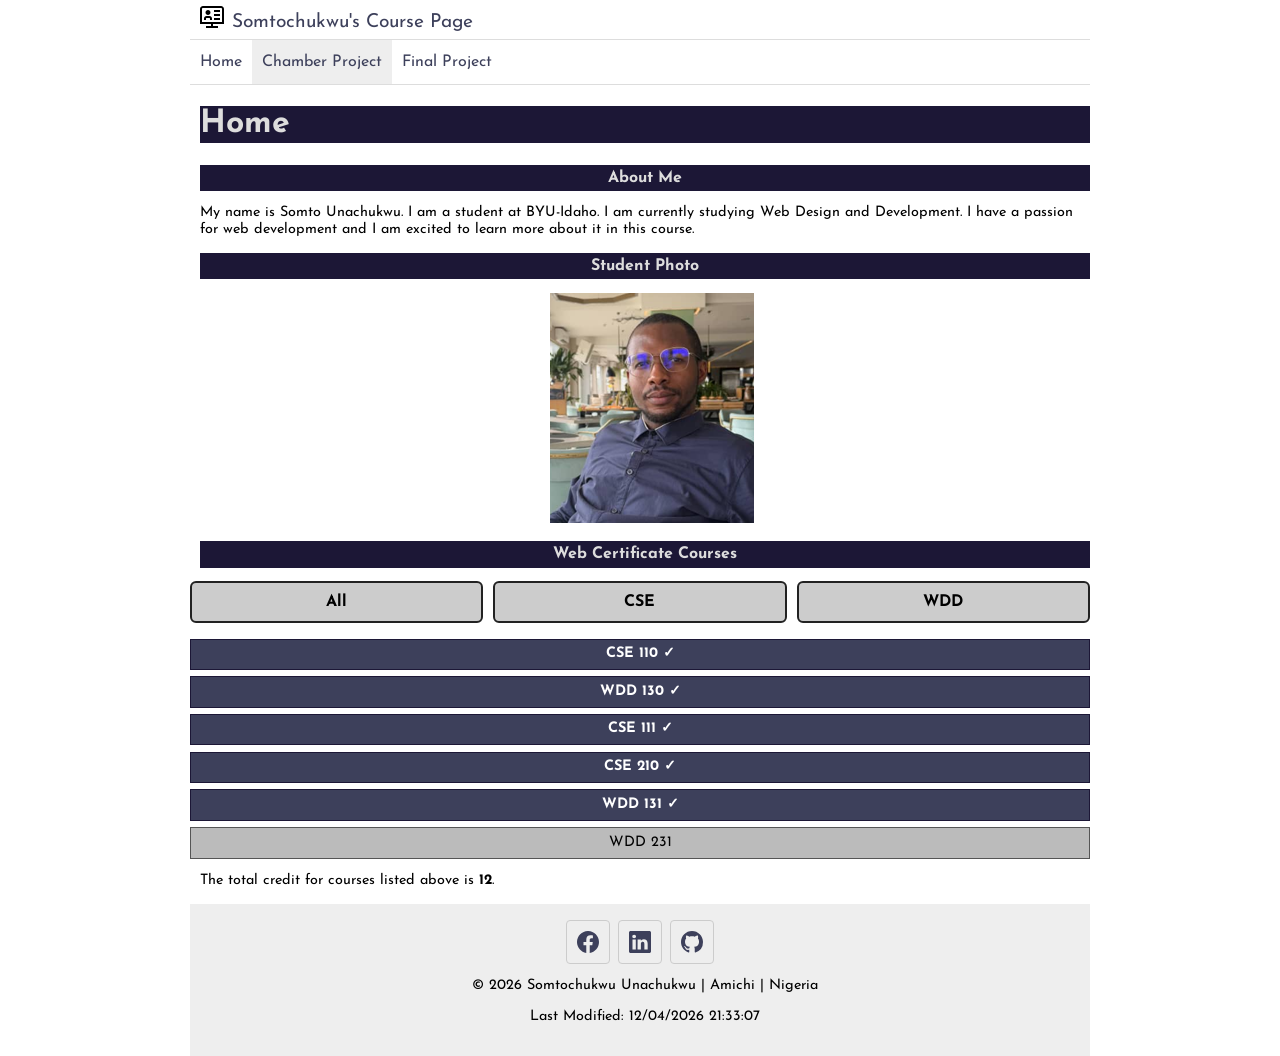
<file: index.html>
<!DOCTYPE html>
<html lang="en">
<head>
    <meta charset="UTF-8">
    <meta name="viewport" content="width=device-width, initial-scale=1.0">
    <meta name="author" content="Somtochukwu Unachukwu">
    <meta name="description" content="This is my personal home page for all the programming courses I have taken at BYU-Idaho. including the outstanding one which is WDD231.">
    <title>Somtochukwu's Course Page</title>

    <meta property="og:title" content="Somtochukwu's Course Page">
    <meta property="og:description" content="This is my personal home page for all the programming courses I have taken at BYU-Idaho. including the outstanding one which is WDD231.">
    <meta property="og:image" content="images/somtochukwu-unachukwu.png">
    <meta property="og:url" content="https://sommy200.github.io/wdd231/">

    <link rel="preconnect" href="https://fonts.googleapis.com">
    <link rel="preconnect" href="https://fonts.gstatic.com" crossorigin>
    <link href="https://fonts.googleapis.com/css2?family=Josefin+Sans:ital,wght@0,100..700;1,100..700&display=swap"
        rel="stylesheet">
    
    <link rel="stylesheet" href="styles/normalize.css"> 
    <link rel="stylesheet" href="styles/homepage.css">
    <link rel="stylesheet" href="styles/homepage_large.css">

    <script src="scripts/homepage.js" defer></script>
    <script src="scripts/navigation.js" defer></script>
    <script src="scripts/date.js" defer></script>
    <link rel="icon" href="favicon.ico">
</head>

<body>
    <header>
        <img src="images/online-course.svg" alt="CourseLogo" width="24" height="24">
        <span>Somtochukwu's Course Page</span>
        <button id="ham-btn" class="hamburger"></button>
    </header>
    <nav id="nav-bar" class="navigation">
        <ul>
            <li><a href="#">Home</a></li>
            <li class="current"><a href="#">Chamber Project</a></li>
            <li><a href="#">Final Project</a></li>
        </ul>

    </nav>
    <main>
        <h1>Home</h1>
        <section>
            <h2>About Me</h2>
            <p>My name is Somto Unachukwu. I am a student at BYU-Idaho. I am currently studying Web Design and Development. I have a
                passion for web development and I am excited to learn more about it in this course.</p>
        </section>

        <section> 
            <h2>Student Photo</h2>
            <img src="images/somtochukwu-unachukwu.png" alt="Somto Unachukwu" class="student-photo">
        </section>
        
        <section>
            <h2>Web Certificate Courses</h2>
            <div class="course-filters">
                <button type="button">All</button>
                <button type="button">CSE</button>
                <button type="button">WDD</button>
            </div>
            <ul class="course-list"></ul>
            <p class="total-credits" id="credits"> The total credit for courses listed above is <strong id="total-credits"></strong>.</p>
  
        </section>
        
        <dialog id="course-details"></dialog>
          
          
    </main>
    <footer> 
        <div class="social">
            <a href="https://www.facebook.com/somtochukwu.unachukwu"><img src="images/face_book.svg" alt="Facebook" width="16"
                    height="16"></a>
            <a href="https://www.linkedin.com/in/somtochukwu-christian-unachukwu-9a2537103"><img src="images/linkedin.svg"
                    alt="LinkedIn" width="16" height="16"></a>
            <a href="https://github.com/Sommy200"><img src="images/github.svg" alt="GitHub" width="16" height="16"></a>
        </div>
        <p>&copy; <span id="currentyear"></span> Somtochukwu Unachukwu | Amichi | Nigeria</p>
        <p id="lastModified"></p>
    </footer>
    
</body>
</html>
</file>
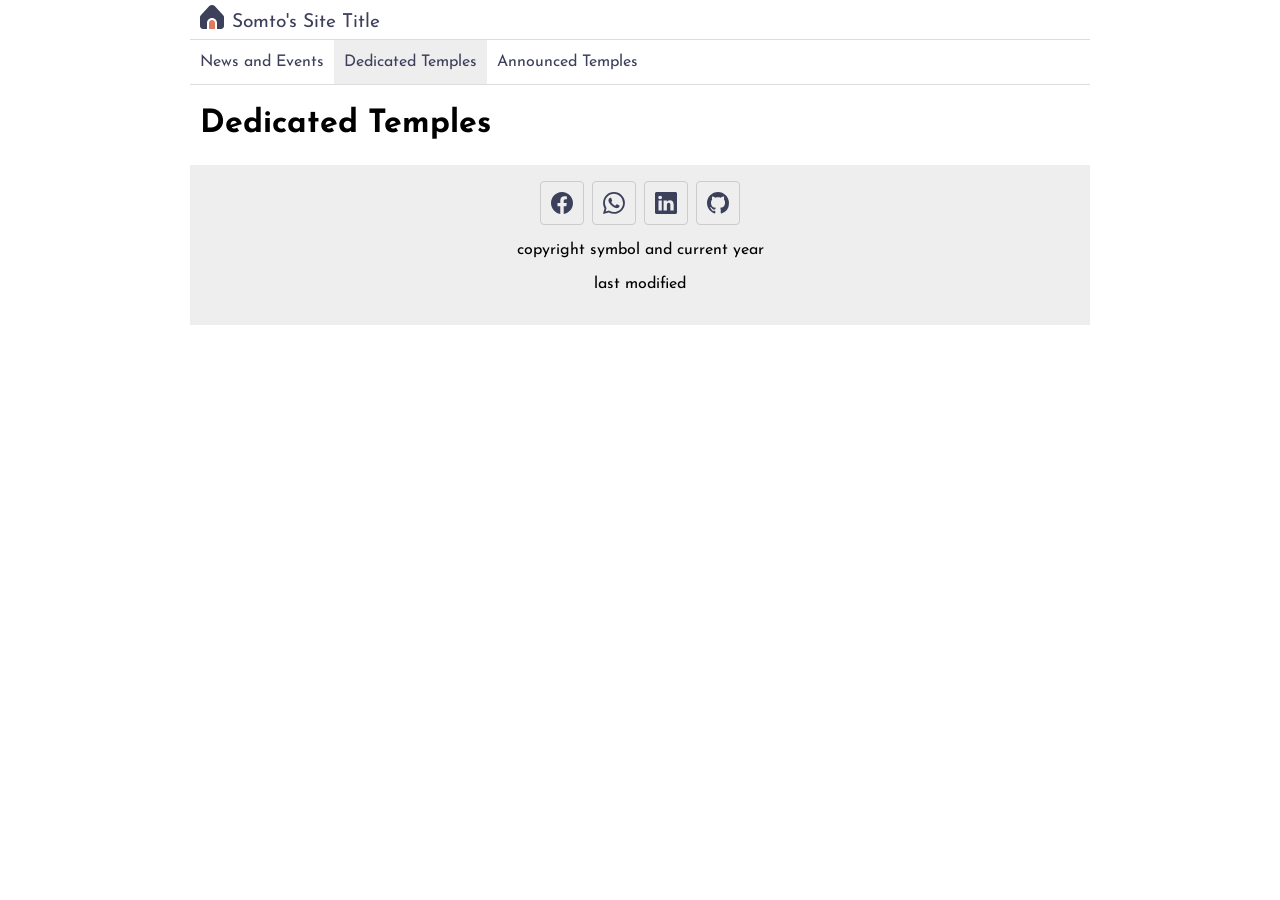
<file: codealong-header/index.html>
<!DOCTYPE html>
<html lang="en">

<head>
    <meta charset="UTF-8">
    <meta name="viewport" content="width=device-width, initial-scale=1.0">
    <title>Somto's Site</title>

    <link rel="preconnect" href="https://fonts.googleapis.com">
    <link rel="preconnect" href="https://fonts.gstatic.com" crossorigin>
    <link href="https://fonts.googleapis.com/css2?family=Josefin+Sans:ital,wght@0,100..700;1,100..700&display=swap"
        rel="stylesheet">

    <link rel="stylesheet" href="styles/normalize.css">
    <link rel="stylesheet" href="styles/base.css">
    <link rel="stylesheet" href="styles/larger.css">
</head>

<body>
    <header>
        <img src="images/home.svg" alt="Site Logo" width="512" height="512">
        <span>Somto's Site Title</span>
        <button id="ham-btn" class="hamburger"></button>
    </header>
    <nav id="nav-bar" class="navigation">
        <ul>
            <li ><a href="#">News and Events</a></li>
            <li class="current" ><a href="#">Dedicated Temples</a></li>
            <li><a href="#">Announced Temples</a></li>
        </ul>
    </nav>
    <main>
        <h1>Dedicated Temples</h1>
    </main>
    <footer>
        <div class="social">
            <a href="https://www.facebook.com/somtochukwu.unachukwu"><img src="images/face_book.svg" alt="Facebook" width="16" height="16"></a>
            <a href="https://wa.me/2347038061441"><img src="images/whatsapp.svg" alt="WhatsApp" width="16" height="16"></a>
            <a href="https://www.linkedin.com/in/somtochukwu-christian-unachukwu-9a2537103"><img src="images/linkedin.svg" alt="LinkedIn" width="16" height="16"></a>
            <a href="https://github.com/Sommy200"><img src="images/github.svg" alt="GitHub" width="16" height="16"></a>
        </div>
        <p>copyright symbol and current year</p>
        <p>last modified</p> 
    </footer>
    <script src="scripts/navigation.js"></script>


</body>

</html>
</file>
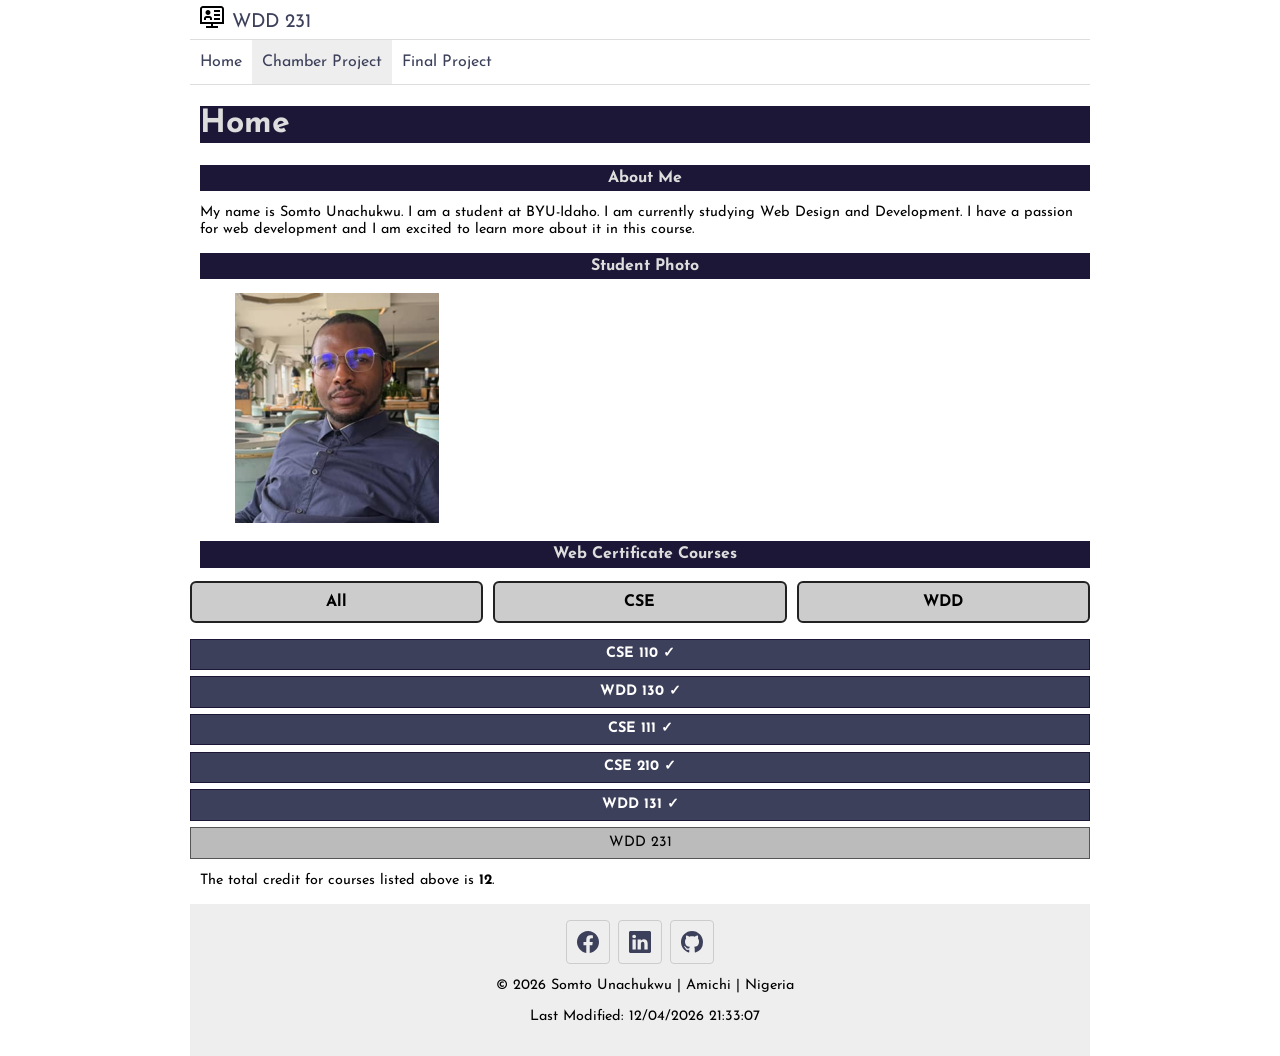
<file: week1/index.html>
<!DOCTYPE html>
<html lang="en">
<head>
    <meta charset="UTF-8">
    <meta name="viewport" content="width=device-width, initial-scale=1.0">
    <meta name="author" content="Somto Unachukwu">
    <meta name="description" content="This is the home page for this course WDD231">
    <title>WDD 231</title>

    <link rel="preconnect" href="https://fonts.googleapis.com">
    <link rel="preconnect" href="https://fonts.gstatic.com" crossorigin>
    <link href="https://fonts.googleapis.com/css2?family=Josefin+Sans:ital,wght@0,100..700;1,100..700&display=swap"
        rel="stylesheet">
    
    <link rel="stylesheet" href="styles/normalize.css"> 
    <link rel="stylesheet" href="styles/homepage.css">
    <link rel="stylesheet" href="styles/homepage_large.css">

    <script src="scripts/homepage.js" defer></script>
    <script src="scripts/navigation.js" defer></script>
    <script src="scripts/date.js" defer></script>
</head>

<body>
    <header>
        <img src="images/online-course.svg" alt="CourseLogo" width="24" height="24">
        <span>WDD 231</span>
        <button id="ham-btn" class="hamburger"></button>
    </header>
    <nav id="nav-bar" class="navigation">
        <ul>
            <li><a href="#">Home</a></li>
            <li class="current"><a href="#">Chamber Project</a></li>
            <li><a href="#">Final Project</a></li>
        </ul>

    </nav>
    <main>
        <h1>Home</h1>
        <section>
            <h2>About Me</h2>
            <p>My name is Somto Unachukwu. I am a student at BYU-Idaho. I am currently studying Web Design and Development. I have a
                passion for web development and I am excited to learn more about it in this course.</p>
        </section>

        <section> 
            <h2>Student Photo</h2>
            <img src="images/somtochukwu-unachukwu.png" alt="Somto Unachukwu" class="student-photo">
        </section>
        
        <section>
            <h2>Web Certificate Courses</h2>
            <div class="course-filters">
                <button type="button">All</button>
                <button type="button">CSE</button>
                <button type="button">WDD</button>
            </div>
            <ul class="course-list"></ul>
            <p class="total-credits" id="credits"> The total credit for courses listed above is <strong id="total-credits"></strong>.</p>
  
        </section>
        
        
    </main>
    <footer> 
        <div class="social">
            <a href="https://www.facebook.com/somtochukwu.unachukwu"><img src="images/face_book.svg" alt="Facebook" width="16"
                    height="16"></a>
            <a href="https://www.linkedin.com/in/somtochukwu-christian-unachukwu-9a2537103"><img src="images/linkedin.svg"
                    alt="LinkedIn" width="16" height="16"></a>
            <a href="https://github.com/Sommy200"><img src="images/github.svg" alt="GitHub" width="16" height="16"></a>
        </div>
        <p>&copy; <span id="currentyear"></span> Somto Unachukwu | Amichi | Nigeria</p>
        <p id="lastModified"></p>
    </footer>
    
</body>
</html>
</file>
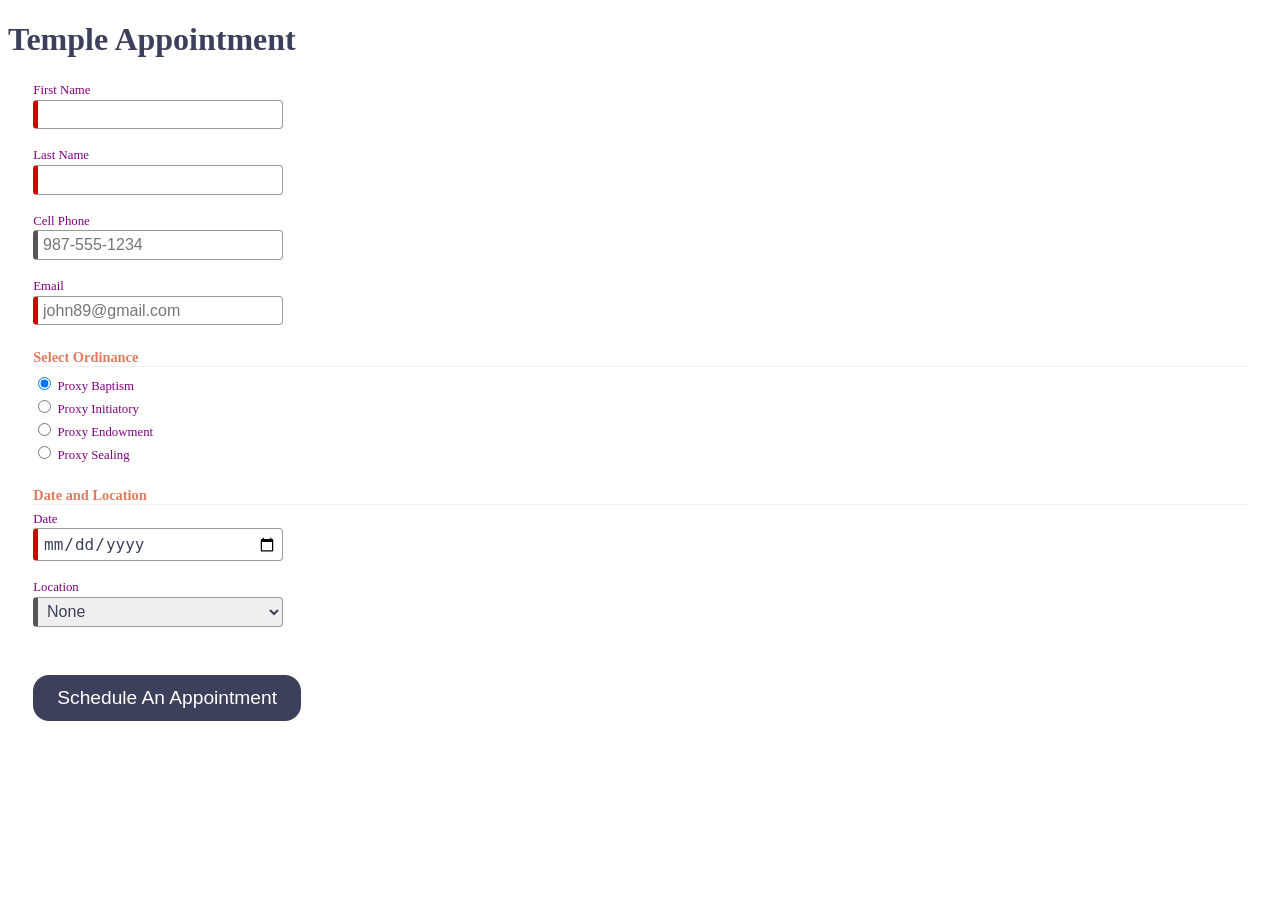
<file: startHere/startHere/index.html>
<!DOCTYPE html>
<html lang="en">

<head>
  <meta charset="UTF-8">
  <meta name="viewport" content="width=device-width, initial-scale=1.0">
  <meta name="description" content="Web Lab Start File">
  <meta name="author" content="Paul Cheney">

  <link rel="stylesheet" href="styles/small.css">
  <link rel="stylesheet" href="styles/large.css">

  <title>Web Lab Start File</title>
</head>

<body>

  <main>
    <h1>Temple Appointment</h1>

    <form method="GET" action="thanks.html" class="designOne">
      <label>First Name <input type="text" name="first" required autocomplete="given-name" title="Your First Name"></label>
        <label>Last Name <input type="text" name="last" required autocomplete="family-name" title="Your Last Name"></label>
        <label>Cell Phone <input type="tel" name="phone"  autocomplete="tel" title="A Phone Number with dashes" placeholder="987-555-1234" ></label>
        <label>Email <input type="email" name="email" required placeholder="john89@gmail.com"  title="Your Email" autocomplete="email"></label>
  

        <h3>Select Ordinance</h3>
        <label><input type="radio" name="ordinance" value="Baptism" checked> Proxy Baptism</label>
        <label><input type="radio" name="ordinance" value="Initiatory"> Proxy Initiatory</label>
        <label><input type="radio" name="ordinance" value="Endowment"> Proxy Endowment</label>
        <label><input type="radio" name="ordinance" value="Sealing"> Proxy Sealing</label>

        
        <h3>Date and Location</h3>
        <label>Date <input type="date" name="date" required></label>

        <label>Location
          <select name="location" required>
            <option value="">None</option>
            <option value="Payson">Payson</option>
            <option value="Orem">Orem</option>
            <option value="Provo City Center">Provo City Center</option>
        </label>

        <input type="submit" value="Schedule An Appointment">
    </form>

    
  </main>

</body>
</html>
</file>
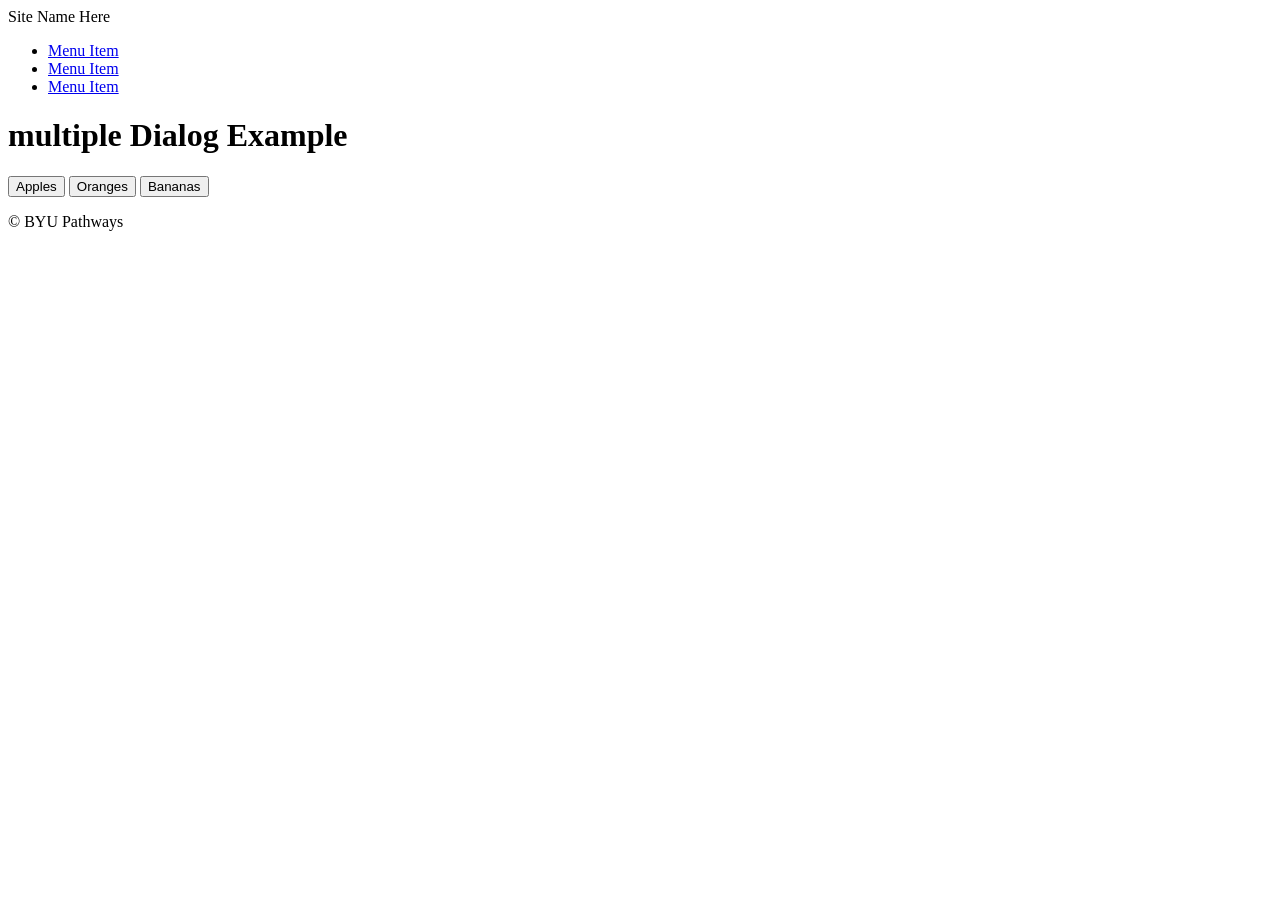
<file: startLab/startLab/index.html>
<!DOCTYPE html>
<html lang="en">

<head>
  <meta charset="UTF-8">
  <meta name="viewport" content="width=device-width, initial-scale=1.0">
  <meta name="description" content="Start File">
  <meta name="author" content="Paul Cheney">

  <link rel="stylesheet" href="styles/small.css">
  <link rel="stylesheet" href="styles/large.css">
  
  <script src="scripts/modals.js" defer></script>

  <title>Start File</title>
</head>

<body>
  <header>
    <span>Site Name Here</span>
  </header>

  <nav>
    <ul>
      <li><a href="#">Menu Item</a></li>
      <li><a href="#">Menu Item</a></li>
      <li><a href="#">Menu Item</a></li>
    </ul>
  </nav>

  <main>
    <h1>multiple Dialog Example</h1>
    <button id="openButton1">Apples</button>
    <button id="openButton2">Oranges</button>
    <button id="openButton3">Bananas</button>



    <dialog id="dialogBox">
      <div></div>
      <button id="closeButton">Close</button>
    </dialog>
    


  </main>

  <footer>
    <p>&copy; BYU Pathways</p>
  </footer>

  
</body>
</html>
</file>
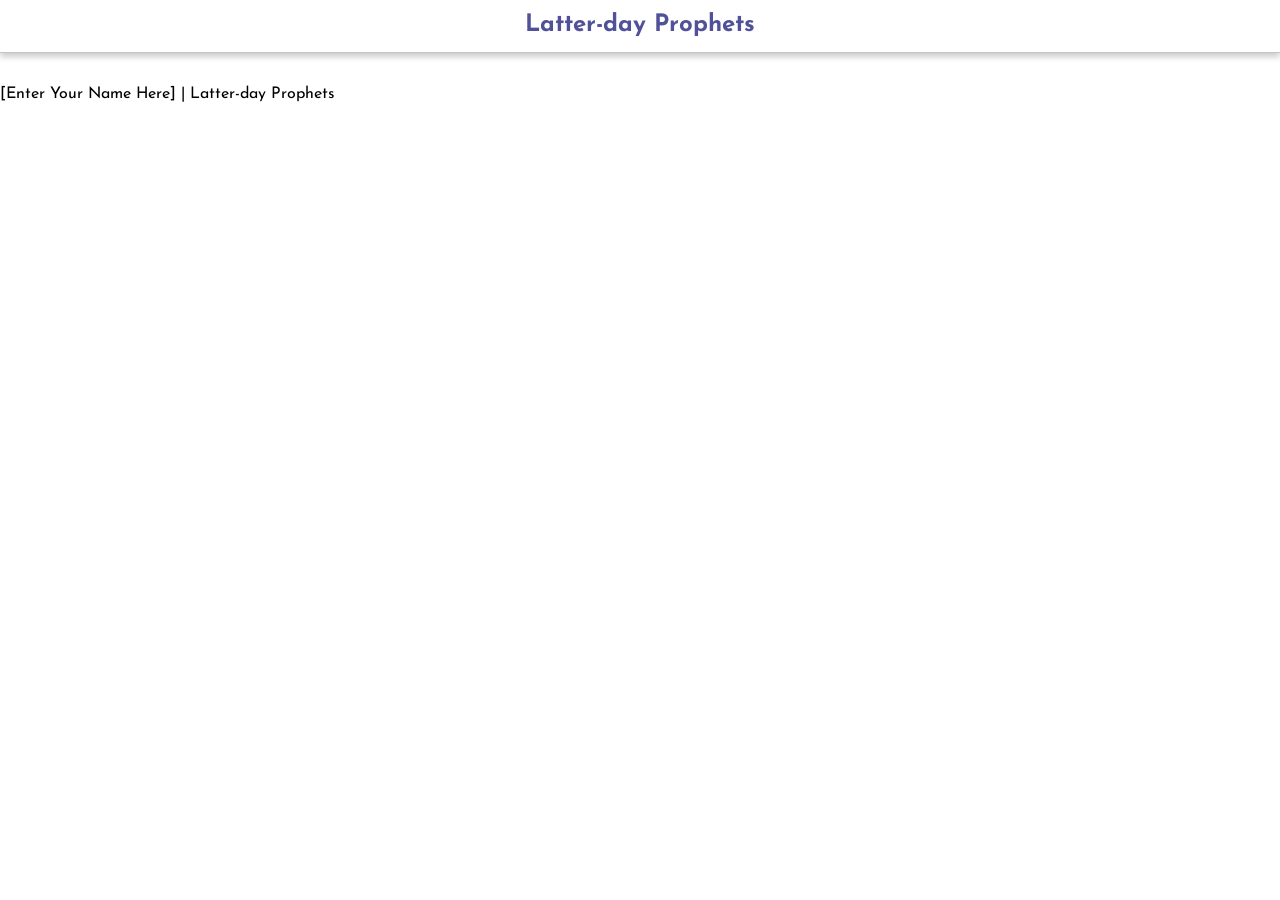
<file: prophets.html>
<!DOCTYPE html>
<html lang="en">
<head>
    <meta charset="UTF-8">
    <meta name="viewport" content="width=device-width, initial-scale=1.0">
    <title>Latter-day Prophets</title>
    <meta name="author" content="Somtochukwu Unachukwu">
    <meta name="description" content="This is my personal home page for all the programming courses I have taken at BYU-Idaho. including the outstanding one which is WDD231.">
    
    <link rel="preconnect" href="https://fonts.googleapis.com">
    <link rel="preconnect" href="https://fonts.gstatic.com" crossorigin>
    <link href="https://fonts.googleapis.com/css2?family=Josefin+Sans:ital,wght@0,100..700;1,100..700&display=swap"
        rel="stylesheet">
    <link rel="stylesheet" href="styles/normalize.css">
    <link rel="stylesheet" href="styles/prophets.css">

    <script src="scripts/prophets.js" defer></script>
</head>
<body>
    <header>
        <h1>Latter-day Prophets</h1>
    </header>
    <main>
        <div id="cards"></div>
    </main>
    <footer>
        [Enter Your Name Here] | Latter-day Prophets
    </footer>
    
</body>
</html>
</file>
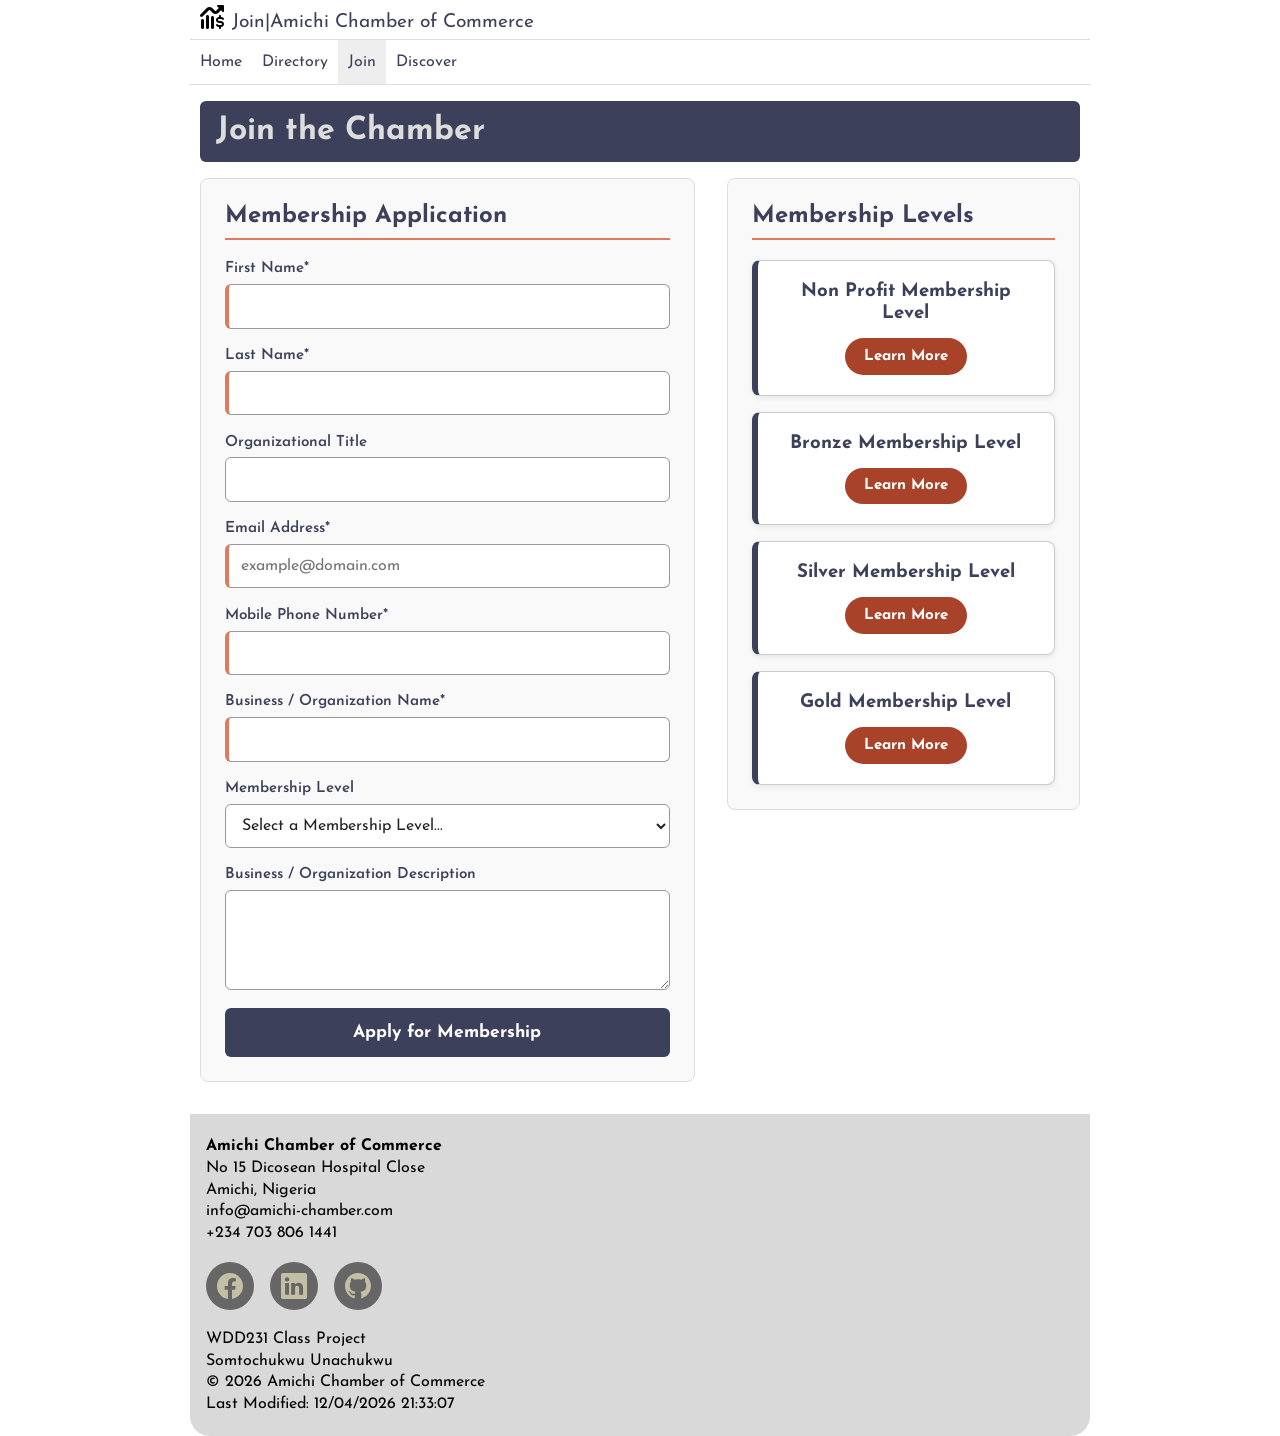
<file: chamber/join.html>
<!DOCTYPE html>
<html lang="en">

<head>
    <meta charset="UTF-8">
    <meta name="viewport" content="width=device-width, initial-scale=1.0">
    <title>Join| Amichi Chamber of Commerce</title>
    <meta name="author" content="Somtochukwu Unachukwu">
    <meta name="description"
        content="This website will serve as a resource hub for businesses in the city of Amichi. The site provides information on local events, host networking. ">

    <meta property="og:title" content="Amichi Chamber of Commerce">
    <meta property="og:description"
        content="This website will serve as a resource hub for businesses in the city of Amichi. The site provides information on local events, host networking. ">
    <meta property="og:image" content="https://sommy200.github.io/wdd231/chamber/images/og-image.jpg">
    <meta property="og:url" content="https://sommy200.github.io/wdd231/chamber/join.html">

    <link rel="preconnect" href="https://fonts.googleapis.com">
    <link rel="preconnect" href="https://fonts.gstatic.com" crossorigin>
    <link href="https://fonts.googleapis.com/css2?family=Josefin+Sans:ital,wght@0,100..700;1,100..700&display=swap"
        rel="stylesheet">
    <link rel="stylesheet" href="styles/normalize.css">
    <link rel="stylesheet" href="styles/joinusnow.css">
    <link rel="stylesheet" href="styles/directory_large.css">

    <link rel="icon" href="favicon-chamber.ico">

    <script src="scripts/join.js" defer></script>
    <script src="scripts/navigation.js" defer></script>
    <script src="scripts/date.js" defer></script>
</head>
<body>
    <header>
        <img src="images/growth-chart-invest.svg" alt="Amichi Chamber of Commerce Logo" width="24" height="24">
        <span>Join|Amichi Chamber of Commerce</span>
        <button id="ham-btn" class="hamburger"></button>
    </header>
    <nav id="nav-bar" class="navigation">
        <ul>
            <li><a href="index.html">Home</a></li>
            <li><a href="directory.html">Directory</a></li>
            <li class="current"><a href="#">Join</a></li>
            <li><a href="#">Discover</a></li>
        </ul>
    </nav>

    <main>
        <h1>Join the Chamber</h1>

        <div class="join-container">
            <!-- Membership Application Form -->
            <section class="form-section">
                <h2>Membership Application</h2>
                <form method="get" action="thankyou.html" class="join-form">
                    <label title="Enter your first name">
                        First Name*
                        <input type="text" name="fname" title="Applicant First Name" autocomplete="given-name" required>
                    </label>
        
                    <label title="Enter your last name">
                        Last Name*
                        <input type="text" name="lname" title="Applicant Last Name" autocomplete="family-name" required>
                    </label>
        
                    <label title="Enter your title within the organization">
                        Organizational Title
                        <input type="text" name="orgtitle"
                            title="Organizational Title (letters, hyphens, and spaces only, minimum 7 characters)"
                            autocomplete="organization-title" pattern="[A-Za-z\s\-]{7,}">
                    </label>
        
                    <label title="Enter your email address">
                        Email Address*
                        <input type="email" name="email" title="Applicant Email Address" autocomplete="email"
                            placeholder="example@domain.com" required>
                    </label>
        
                    <label title="Enter your mobile phone number">
                        Mobile Phone Number*
                        <input type="tel" name="phone" title="Applicant Mobile Phone Number" autocomplete="tel" required>
                    </label>
        
                    <label title="Enter your business or organization name">
                        Business / Organization Name*
                        <input type="text" name="organization" title="Business or Organization Name" autocomplete="organization"
                            required>
                    </label>
        
                    <label title="Select a membership level">
                        Membership Level
                        <select name="membership" title="Membership Level Selection">
                            <option value="" disabled selected>Select a Membership Level...</option>
                            <option value="np">NP Membership (Non-Profit - No Fee)</option>
                            <option value="bronze">Bronze Membership</option>
                            <option value="silver">Silver Membership</option>
                            <option value="gold">Gold Membership</option>
                        </select>
                    </label>
        
                    <label title="Describe your business or organization">
                        Business / Organization Description
                        <textarea name="description" title="Business or Organization Description" rows="4"></textarea>
                    </label>
        
                    <!-- Hidden Timestamp -->
                    <input type="hidden" name="timestamp" id="timestamp">
        
                    <input type="submit" value="Apply for Membership" class="submit-btn">
                </form>
            </section>

            <!-- Membership Level Cards -->
            <section class="cards-section">
                <h2>Membership Levels</h2>
                <div class="membership-cards">
                    <div class="m-card card-1">
                        <h3>Non Profit Membership Level</h3>
                        <button type="button" class="open-modal-btn" data-modal="modal-np">Learn More</button>
                    </div>
            
                    <div class="m-card card-2">
                        <h3>Bronze Membership Level</h3>
                        <button type="button" class="open-modal-btn" data-modal="modal-bronze">Learn More</button>
                    </div>
            
                    <div class="m-card card-3">
                        <h3>Silver Membership Level</h3>
                        <button type="button" class="open-modal-btn" data-modal="modal-silver">Learn More</button>
                    </div>
            
                    <div class="m-card card-4">
                        <h3>Gold Membership Level</h3>
                        <button type="button" class="open-modal-btn" data-modal="modal-gold">Learn More</button>
                    </div>
                </div>
            </section>
            </div>

            <!-- Modals for Membership Benefits -->
            <dialog id="modal-np" class="membership-modal">
                <div class="modal-content">
                    <button type="button" class="close-modal-btn" aria-label="Close Modal">&times;</button>
                    <h3>NP Membership (Non-Profit)</h3>
                    <p><strong>Cost:</strong> Free (0 NGN / year)</p>
                    <ul>
                        <li>Listing in the online Chamber Directory</li>
                        <li>Access to monthly community networking mixers</li>
                        <li>Eligibility to post community events on the Chamber calendar</li>
                    </ul>
                </div>
            </dialog>
            
            <dialog id="modal-bronze" class="membership-modal">
                <div class="modal-content">
                    <button type="button" class="close-modal-btn" aria-label="Close Modal">&times;</button>
                    <h3>Bronze Membership</h3>
                    <p><strong>Cost:</strong> ₦50,000 / year</p>
                    <ul>
                        <li>All Non-Profit Membership benefits</li>
                        <li>10% discount on Chamber business workshops &amp; trainings</li>
                        <li>Ribbon-cutting ceremony for new business openings</li>
                        <li>Access to member-to-member discount programs</li>
                    </ul>
                </div>
            </dialog>
            
            <dialog id="modal-silver" class="membership-modal">
                <div class="modal-content">
                    <button type="button" class="close-modal-btn" aria-label="Close Modal">&times;</button>
                    <h3>Silver Membership</h3>
                    <p><strong>Cost:</strong> ₦120,000 / year</p>
                    <ul>
                        <li>All Bronze Membership benefits</li>
                        <li>25% discount on all Chamber events and trade shows</li>
                        <li>Rotating spotlight feature on the Chamber Home Page</li>
                        <li>Free admission to quarterly leadership luncheons</li>
                    </ul>
                </div>
            </dialog>
            
            <dialog id="modal-gold" class="membership-modal">
                <div class="modal-content">
                    <button type="button" class="close-modal-btn" aria-label="Close Modal">&times;</button>
                    <h3>Gold Membership</h3>
                    <p><strong>Cost:</strong> ₦250,000 / year</p>
                    <ul>
                        <li>All Silver Membership benefits</li>
                        <li>Permanent premier spotlight placement on the Home Page</li>
                        <li>50% discount on event sponsorships and booth rentals</li>
                        <li>VIP invitations to annual executive summits with local officials</li>
                        <li>Dedicated social media spotlight twice per quarter</li>
                    </ul>
                </div>
            </dialog>
    </main>

    <footer>
        <div class="footer-contact">
            <p><strong>Amichi Chamber of Commerce</strong></p>
            <p>No 15 Dicosean Hospital Close</p>
            <p>Amichi, Nigeria</p>
            <p>info@amichi-chamber.com</p>
            <p>+234 703 806 1441</p>
        </div>
        
        <div class="social">
            <a href="https://www.facebook.com/somtochukwu.unachukwu"><img src="images/face_book.svg" alt="Facebook" width="26"
                    height="26"></a>
            <a href="https://www.linkedin.com/in/somtochukwu-christian-unachukwu-9a2537103"><img src="images/linkedin.svg"
                    alt="LinkedIn" width="26" height="26"></a>
            <a href="https://github.com/Sommy200"><img src="images/github.svg" alt="GitHub" width="26" height="26"></a>
        </div>
        
        <div class="footer-info">
            <p>WDD231 Class Project</p>
            <p>Somtochukwu Unachukwu</p>
            <p>&copy; <span id="currentyear"></span> Amichi Chamber of Commerce</p>
            <p id="lastModified"></p>
        </div>
    </footer>
    
</body>
</html>
</file>
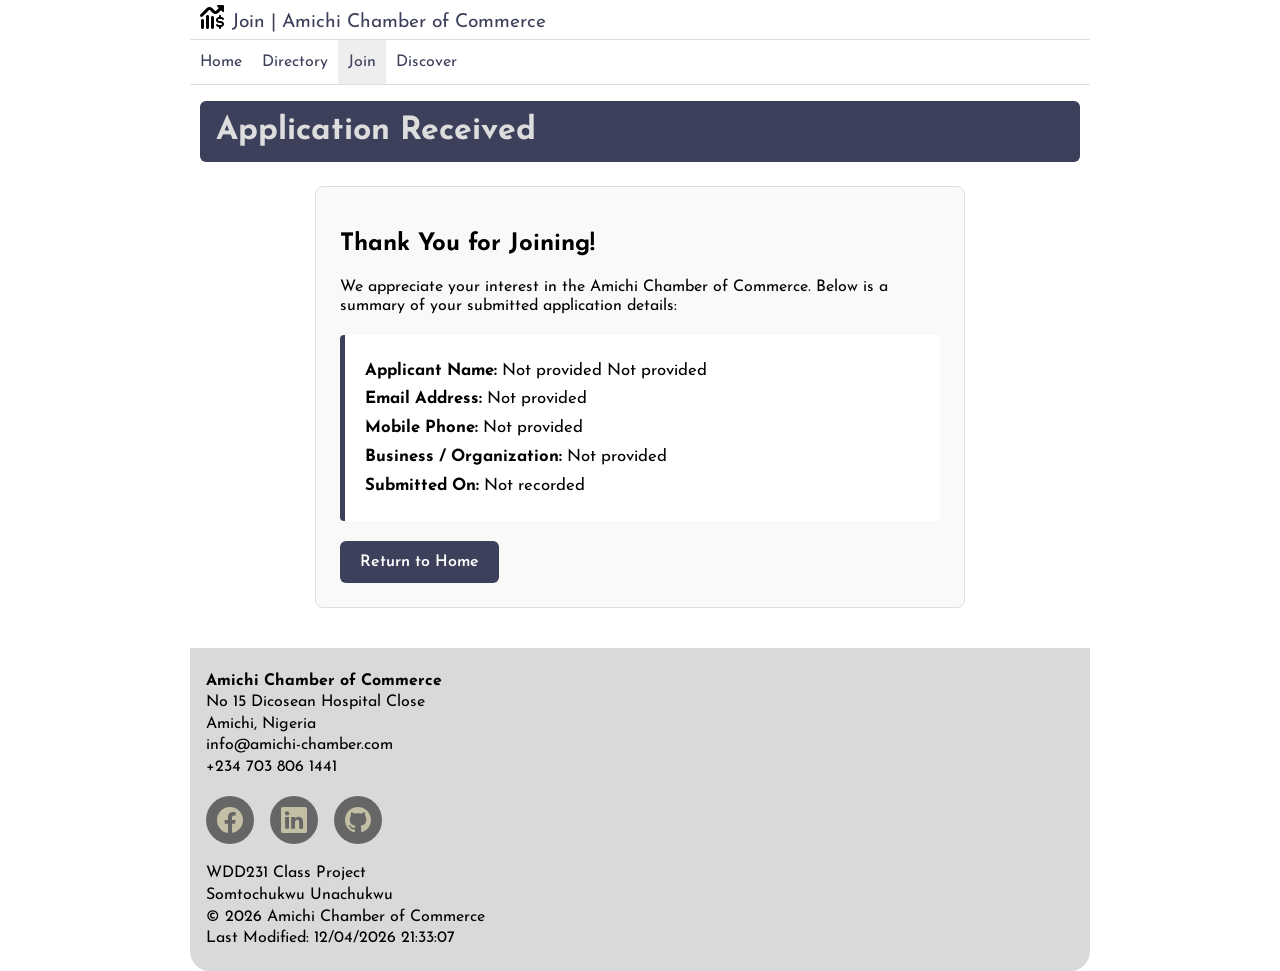
<file: chamber/thankyou.html>
<!DOCTYPE html>
<html lang="en">

<head>
    <meta charset="UTF-8">
    <meta name="viewport" content="width=device-width, initial-scale=1.0">
    <title>Thank You | Amichi Chamber of Commerce</title>
    <meta name="author" content="Somtochukwu Unachukwu">
    <meta name="description" content="Thank you for applying to join the Amichi Chamber of Commerce.">

    <link rel="preconnect" href="https://fonts.googleapis.com">
    <link rel="preconnect" href="https://fonts.gstatic.com" crossorigin>
    <link href="https://fonts.googleapis.com/css2?family=Josefin+Sans:ital,wght@0,100..700;1,100..700&display=swap"
        rel="stylesheet">
    <link rel="stylesheet" href="styles/normalize.css">
    <link rel="stylesheet" href="styles/directory.css">
    <link rel="stylesheet" href="styles/directory_large.css">

    <link rel="icon" href="favicon-chamber.ico">

    <script src="scripts/navigation.js" defer></script>
    <script src="scripts/date.js" defer></script>
    <script src="scripts/thankyou.js" defer></script>
</head>

<body>
    <header>
        <img src="images/growth-chart-invest.svg" alt="Amichi Chamber of Commerce Logo" width="24" height="24">
        <span>Join | Amichi Chamber of Commerce</span>
        <button id="ham-btn" class="hamburger" aria-label="Toggle Navigation"></button>
    </header>
    <nav id="nav-bar" class="navigation">
        <ul>
            <li><a href="index.html">Home</a></li>
            <li><a href="directory.html">Directory</a></li>
            <li class="current"><a href="join.html">Join</a></li>
            <li><a href="discover.html">Discover</a></li>
        </ul>
    </nav>

    <main>
        <h1>Application Received</h1>
        <section class="thankyou-card">
            <h2>Thank You for Joining!</h2>
            <p>We appreciate your interest in the Amichi Chamber of Commerce. Below is a summary of your submitted
                application details:</p>

            <div id="results" class="submission-details">
                <!-- Populated by thankyou.js -->
            </div>

            <a href="index.html" class="back-btn">Return to Home</a>
        </section>
    </main>

    <footer>
        <div class="footer-contact">
            <p><strong>Amichi Chamber of Commerce</strong></p>
            <p>No 15 Dicosean Hospital Close</p>
            <p>Amichi, Nigeria</p>
            <p>info@amichi-chamber.com</p>
            <p>+234 703 806 1441</p>
        </div>

        <div class="social">
            <a href="https://www.facebook.com/somtochukwu.unachukwu"><img src="images/face_book.svg" alt="Facebook"
                    width="26" height="26"></a>
            <a href="https://www.linkedin.com/in/somtochukwu-christian-unachukwu-9a2537103"><img
                    src="images/linkedin.svg" alt="LinkedIn" width="26" height="26"></a>
            <a href="https://github.com/Sommy200"><img src="images/github.svg" alt="GitHub" width="26" height="26"></a>
        </div>

        <div class="footer-info">
            <p>WDD231 Class Project</p>
            <p>Somtochukwu Unachukwu</p>
            <p>&copy; <span id="currentyear"></span> Amichi Chamber of Commerce</p>
            <p id="lastModified"></p>
        </div>
    </footer>
</body>

</html>
</file>
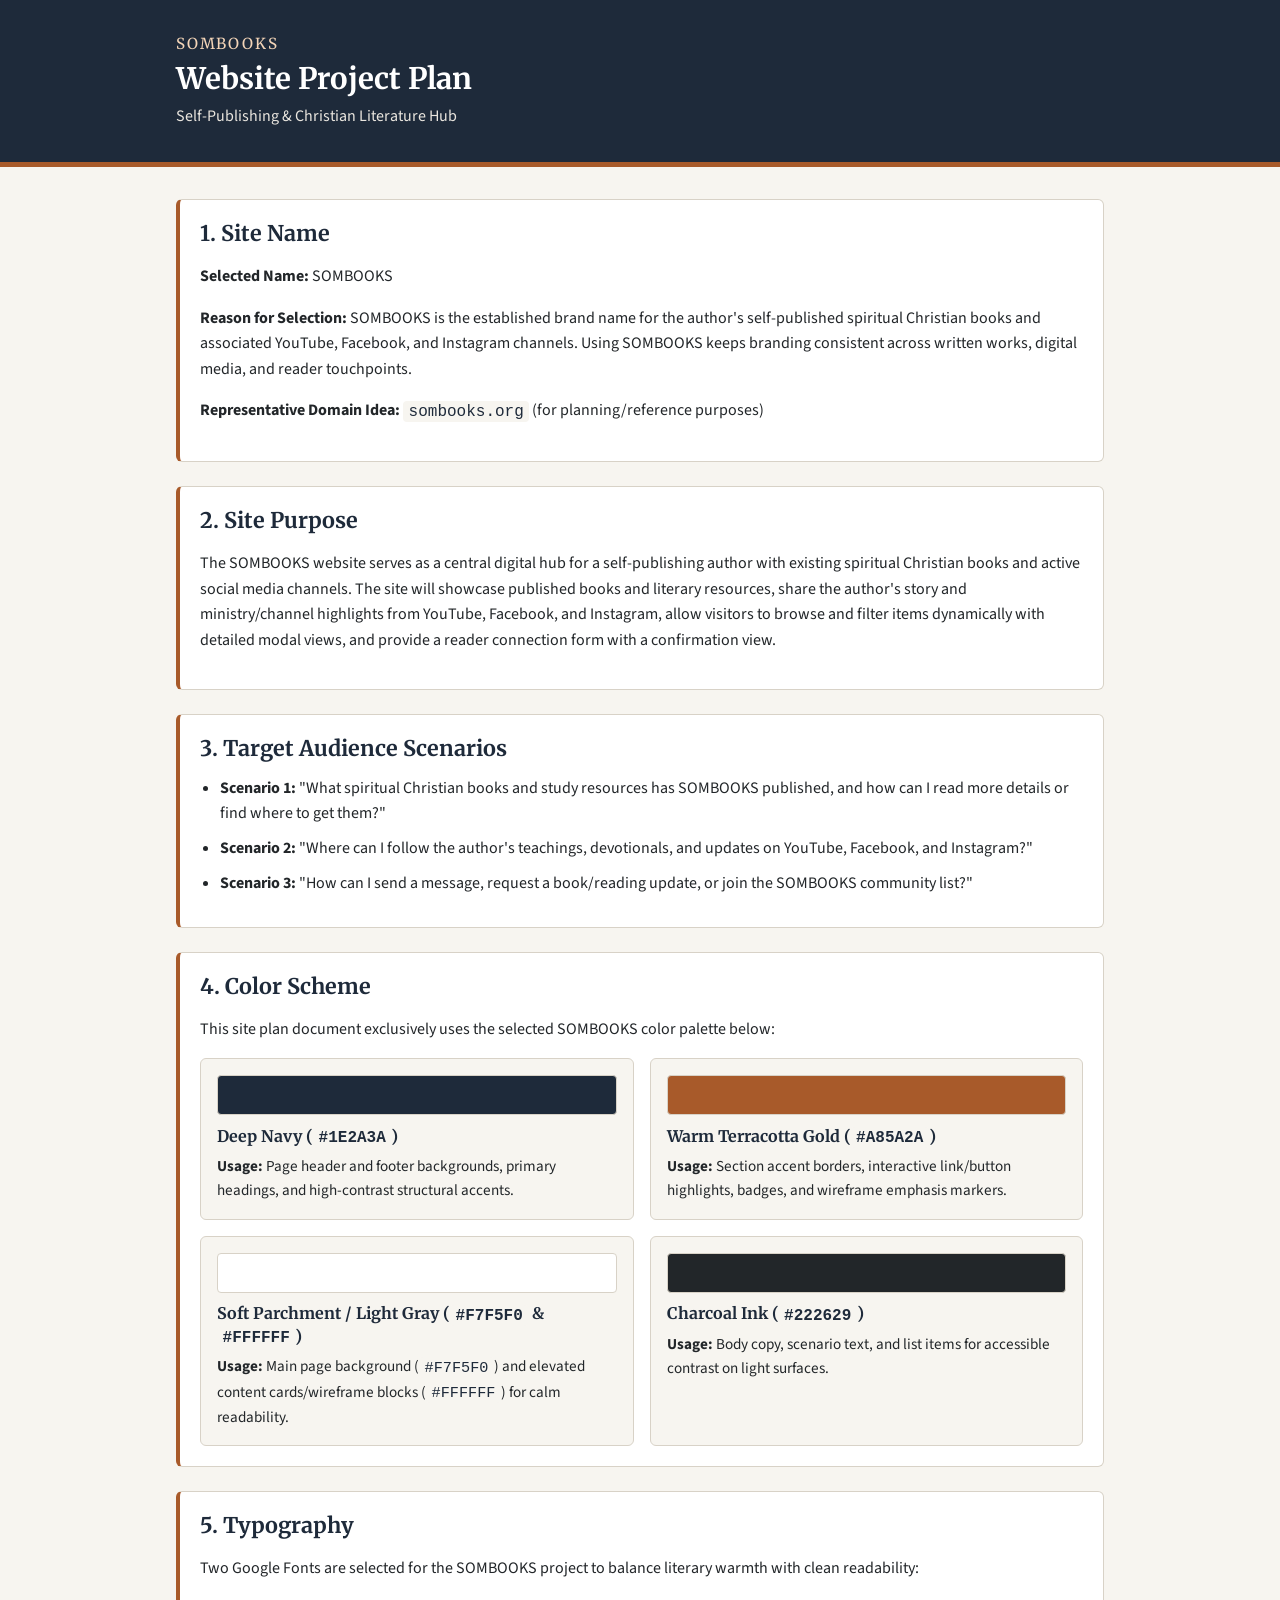
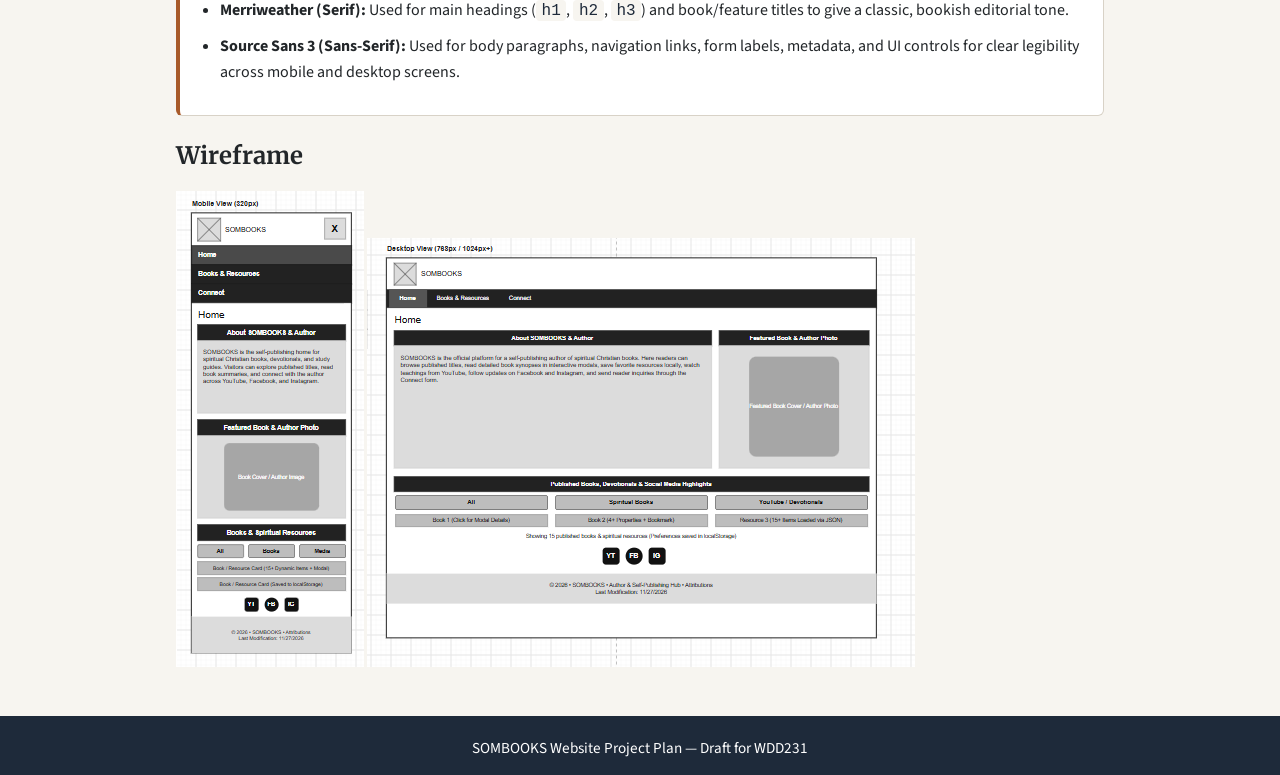
<file: project/siteplan.html>
<!DOCTYPE html>
<html lang="en">

<head>
    <meta charset="UTF-8">
    <meta name="viewport" content="width=device-width, initial-scale=1.0">
    <title>Website Plan | SOMBOOKS</title>
    <meta name="description"
        content="Project planning document for SOMBOOKS, covering site name, purpose, audience scenarios, color scheme, typography, and responsive wireframes.">
    <meta name="author" content="Somtochukwu Unachukwu">

    <link rel="preconnect" href="https://fonts.googleapis.com">
    <link rel="preconnect" href="https://fonts.gstatic.com" crossorigin>
    <link
        href="https://fonts.googleapis.com/css2?family=Merriweather:wght@400;700&family=Source+Sans+3:wght@400;600;700&display=swap"
        rel="stylesheet">

    <link rel="stylesheet" href="styles/siteplan.css">
</head>

<body>
    <header class="site-header">
        <div class="container">
            <p class="brand-mark">SOMBOOKS</p>
            <h1>Website Project Plan</h1>
            <p class="subtitle">Self-Publishing &amp; Christian Literature Hub</p>
        </div>
    </header>

    <main class="container">
        <section id="site-name" class="plan-section">
            <h2>1. Site Name</h2>
            <p><strong>Selected Name:</strong> SOMBOOKS</p>
            <p><strong>Reason for Selection:</strong> SOMBOOKS is the established brand name for the author's
                self-published spiritual Christian books and associated YouTube, Facebook, and Instagram channels. Using
                SOMBOOKS keeps branding consistent across written works, digital media, and reader touchpoints.</p>
            <p><strong>Representative Domain Idea:</strong> <code>sombooks.org</code> (for planning/reference purposes)
            </p>
        </section>

        <section id="site-purpose" class="plan-section">
            <h2>2. Site Purpose</h2>
            <p>The SOMBOOKS website serves as a central digital hub for a self-publishing author with existing spiritual
                Christian books and active social media channels. The site will showcase published books and literary
                resources, share the author's story and ministry/channel highlights from YouTube, Facebook, and
                Instagram, allow visitors to browse and filter items dynamically with detailed modal views, and provide
                a reader connection form with a confirmation view.</p>
        </section>

        <section id="scenarios" class="plan-section">
            <h2>3. Target Audience Scenarios</h2>
            <ul class="scenario-list">
                <li><strong>Scenario 1:</strong> "What spiritual Christian books and study resources has SOMBOOKS
                    published, and how can I read more details or find where to get them?"</li>
                <li><strong>Scenario 2:</strong> "Where can I follow the author's teachings, devotionals, and updates on
                    YouTube, Facebook, and Instagram?"</li>
                <li><strong>Scenario 3:</strong> "How can I send a message, request a book/reading update, or join the
                    SOMBOOKS community list?"</li>
            </ul>
        </section>

        <section id="color-scheme" class="plan-section">
            <h2>4. Color Scheme</h2>
            <p>This site plan document exclusively uses the selected SOMBOOKS color palette below:</p>
            <div class="swatch-grid">
                <article class="swatch-card">
                    <span class="swatch-box primary-swatch" aria-hidden="true"></span>
                    <h3>Deep Navy (<code>#1E2A3A</code>)</h3>
                    <p><strong>Usage:</strong> Page header and footer backgrounds, primary headings, and high-contrast
                        structural accents.</p>
                </article>
                <article class="swatch-card">
                    <span class="swatch-box secondary-swatch" aria-hidden="true"></span>
                    <h3>Warm Terracotta Gold (<code>#A85A2A</code>)</h3>
                    <p><strong>Usage:</strong> Section accent borders, interactive link/button highlights, badges, and
                        wireframe emphasis markers.</p>
                </article>
                <article class="swatch-card">
                    <span class="swatch-box surface-swatch" aria-hidden="true"></span>
                    <h3>Soft Parchment / Light Gray (<code>#F7F5F0</code> &amp; <code>#FFFFFF</code>)</h3>
                    <p><strong>Usage:</strong> Main page background (<code>#F7F5F0</code>) and elevated content
                        cards/wireframe blocks (<code>#FFFFFF</code>) for calm readability.</p>
                </article>
                <article class="swatch-card">
                    <span class="swatch-box text-swatch" aria-hidden="true"></span>
                    <h3>Charcoal Ink (<code>#222629</code>)</h3>
                    <p><strong>Usage:</strong> Body copy, scenario text, and list items for accessible contrast on light
                        surfaces.</p>
                </article>
            </div>
        </section>

        <section id="typography" class="plan-section">
            <h2>5. Typography</h2>
            <p>Two Google Fonts are selected for the SOMBOOKS project to balance literary warmth with clean readability:
            </p>
            <ul class="font-list">
                <li><strong>Merriweather (Serif):</strong> Used for main headings (<code>h1</code>, <code>h2</code>,
                    <code>h3</code>) and book/feature titles to give a classic, bookish editorial tone.</li>
                <li><strong>Source Sans 3 (Sans-Serif):</strong> Used for body paragraphs, navigation links, form
                    labels, metadata, and UI controls for clear legibility across mobile and desktop screens.</li>
            </ul>
        </section>

        <section>
            <h2>Wireframe</h2>
            <img src="images/mobile.png" alt=" mobile wireframe">
            <img src="images/largescreen.png" alt="desktop view wireframe">
        </section>

       
    </main>

    <footer class="site-footer">
        <div class="container">
            <p>SOMBOOKS Website Project Plan &mdash; Draft for WDD231</p>
        </div>
    </footer>
</body>

</html>
</file>
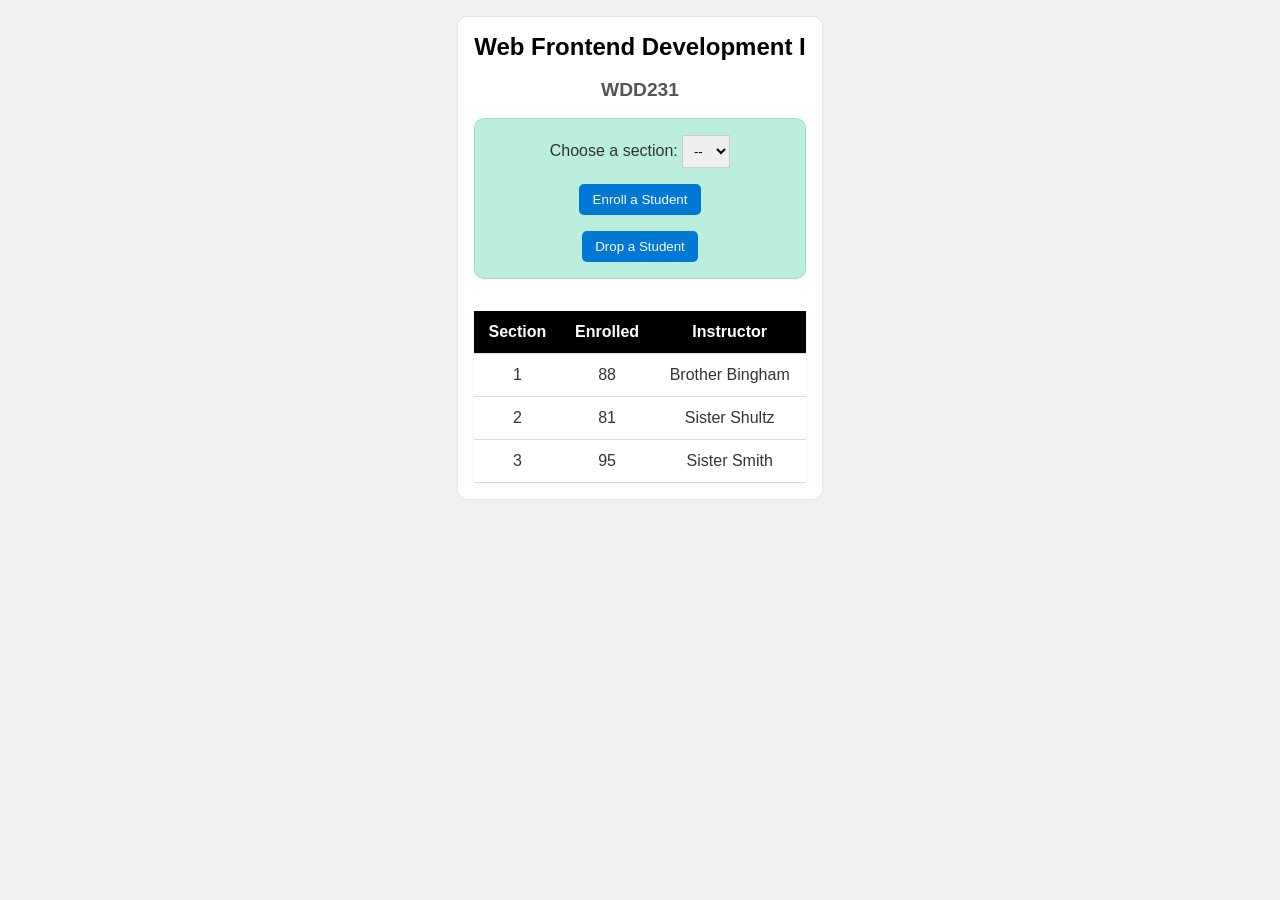
<file: week3/modules.html>
<!DOCTYPE html>
<html lang="en">

<head>
    <meta charset="UTF-8">
    <meta name="viewport" content="width=device-width, initial-scale=1.0">
    <title>Modules Example: Course and Sections</title>
    <link rel="stylesheet" href="styles/modules.css">
    <script type="module" src="scripts/modules.mjs" ></script>
    
</head>

<body> 
    <main>
        <h1 id="courseName"></h1>
        <h2 id="courseCode"></h2>

        <div id="enrollment">
            <label for="sectionNumber">Choose a section:</label>
            <select id="sectionNumber">
                <option value="0" disabled selected>--</option>
            </select>
            <button id="enrollStudent">Enroll a Student</button>
            <button id="dropStudent">Drop a Student</button>
        </div>

        <table>
            <thead>
                <tr>
                    <th>Section</th>
                    <th>Enrolled</th>
                    <th>Instructor</th>
                </tr>
            </thead>
            <tbody id="sections"></tbody>
        </table>
    </main>
</body>

</html>
</file>
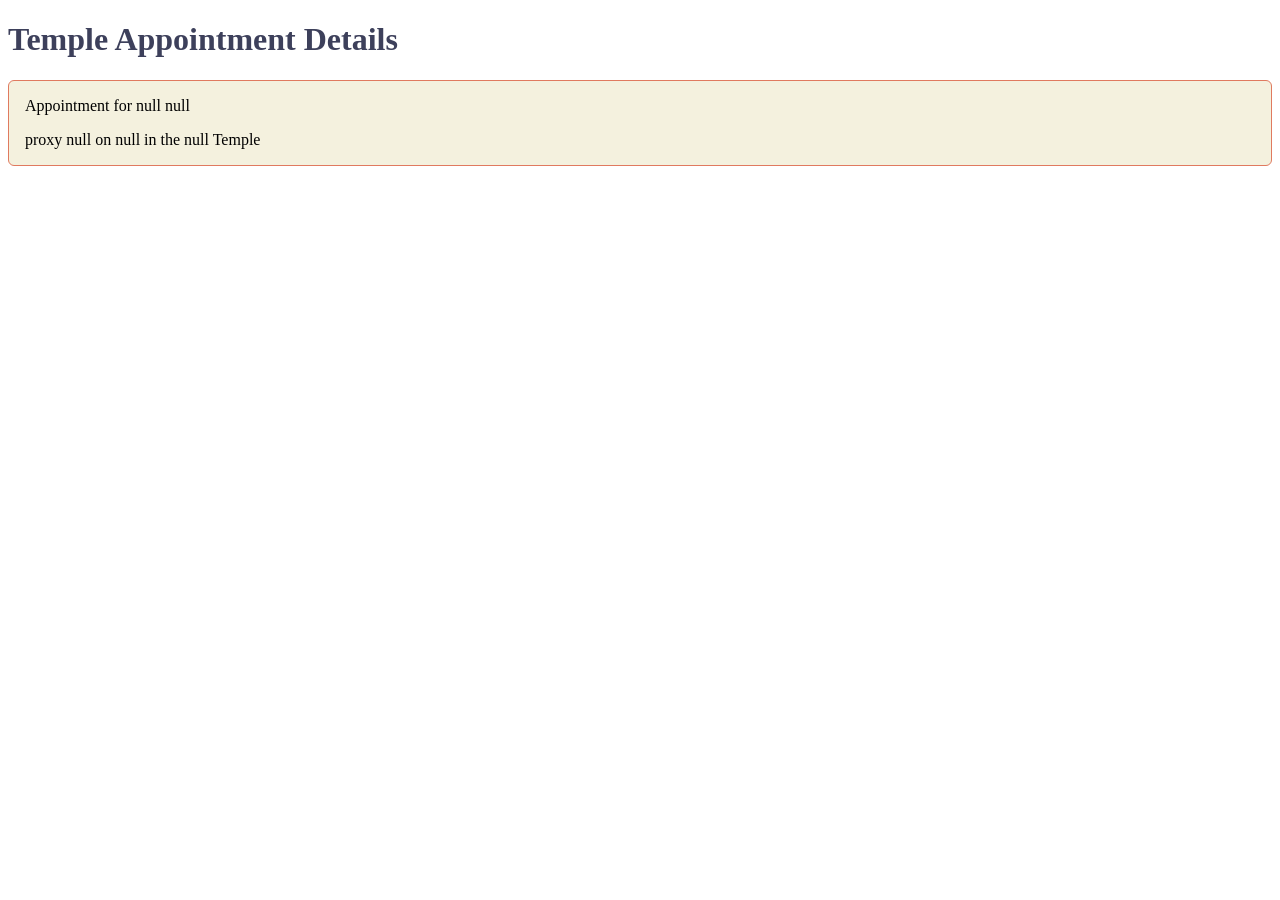
<file: startHere/startHere/thanks.html>
<!DOCTYPE html>
<html lang="en">

<head>
  <meta charset="UTF-8">
  <meta name="viewport" content="width=device-width, initial-scale=1.0">
  <meta name="description" content="Web Lab Start File">
  <meta name="author" content="Paul Cheney">

  <link rel="stylesheet" href="styles/small.css">
  <link rel="stylesheet" href="styles/large.css">

  <title>Web Lab Start File</title>
</head>

<body>

  <main>
    <h1>Temple Appointment Details</h1>

    <div id="results"></div>

  </main>



  <script src="js/scripts.js"></script>
</body>
</html>
</file>
<file: styles/homepage.css>
* {
    font-family: "josefin sans", sans-serif;
    box-sizing: border-box;
}

/**********header**********/
header {
    display: grid;
    grid-template-columns: 24px auto 44px;
    padding: 5px 0 5px 10px;
    align-items: end;
    border-bottom: solid 1px #ddd;
    column-gap: 8px;

}

header img {
    display: block;
    width: 100%;
    height: auto;
    padding-bottom: 5px;
}

header span {
    font-size: 1.2rem;
    color: #3D405b
}

/*********hamburger********/
.hamburger {
    background: none;
    border: none;
    color: #3D405b;
    cursor: pointer;
    font-family: verdana, geneva, tahoma, sans-serif;

}

.hamburger::before {
    content: "\2630";
    font-size: 2rem;

}

.hamburger.show::before {
    content: "\00D7"
}

.navigation {
    display: none;
}

.navigation.show {
    display: block;
}

.navigation ul {
    list-style-type: none;
    margin: 0;
    padding: 0;
}

.navigation a {
    display: block;
    padding: .8rem 10px;
    color: #3D405b;
    text-decoration: none;
    border-bottom: solid 1px #ddd;
}

.navigation a:hover {
    background-color: #e07A5F
}

.navigation li.current {
    background-color: #eee;
}

h1, h2 {
    margin-left: 10px;
    background-color: #1c1736;
    color:#ddd
    
}

h2 {
    text-align: center;
    font-size: 1rem;
    padding: 0.25rem;
}

p {
    margin-left: 10px;
    font-size: 0.9rem;
}

main {
    margin-left: 10px;
}

dialog {
    border: 1px solid rgb(0 0 0 / 10%);
    border-radius: .25rem;
    padding: 1rem;
    background-color: #fff;
    box-shadow: 0 0 3rem #777;
    width: 90%;
    max-width: 600px;
}

dialog::backdrop {
    background-color: rgb(0 0 0 / 50%);
}

dialog button {
    position: absolute;
    top: 23px;
    right: 23px;
    padding: .5rem 1rem;
    border: 1px solid rgb(0 0 0 / 10%);
}

.student-photo {
    margin-left: 45px;
}

.course-filters {
    display: flex;
    justify-content: center;
    gap: 10px;

}

.course-filters button {
    flex: 1;
    padding: 0.6rem;
    font-size: 1rem;
    font-weight: 700;
    background-color: #ccc;
    border: 2px solid #222;
    border-radius: 6px;
    cursor: pointer;
    margin-bottom: 1rem;
    
}

.course-list {
    list-style: none;
    margin: 0;
    padding: 0;

}

.course-list li {
    margin-bottom: 0.4rem;
    padding: 0.4rem;
    background-color: #bbb;
    border: 1px solid #555;
    text-align: center;
    font-size: 0.9rem;
}

.course-list li.completed {
    background-color: #3D405b;
    color: #fff;
    border-color: #1c1736;
    font-weight: 700;
}

.course-list li:hover {
    background-color: #e07A5F
}

/*********footer********/
footer {
    background-color: #eee;
    padding: 1rem 10px;
    text-align: Center;

}

.social {
    display: flex;
    justify-content: center;
    column-gap: 8px;
}

.social a {
    display: flex;
    justify-content: center;
    align-items: center;
    width: 44px;
    height: 44px;
    border: #ccc solid 1px;
    border-radius: 4px;
}

.social img {
    width: 22px;
    height: 22px;
}

.social a:hover {
    background-color: #ddd;
}
</file>
<file: styles/homepage_large.css>
@media only screen and (min-width: 38rem) {
    header, main, nav, footer {
            max-width: 900px;
            margin: 0 auto;
        }

    header {
            grid-template-columns: 24px auto;
        }
    
    .hamburger {
            display: none;
     }
               
    .navigation {
           display: block;
           border-bottom: solid 1px #ddd;
     }
        
    .navigation ul {
          display: flex;
     }
        
  .navigation a {
        border: none;
     }
  
  .student-photo {
       margin-left: 360px;
  }
  
}
</file>
<file: codealong-header/styles/base.css>
* {
    font-family: "josefin sans", sans-serif;
    box-sizing: border-box;
}

/**********header**********/
header {
    display: grid;
    grid-template-columns: 24px auto 44px;
    padding: 5px 0 5px 10px;
    align-items: end;
    border-bottom: solid 1px #ddd;
    column-gap: 8px;

    
}

header img {
    display: block;
    width: 100%;
    height: auto;
    padding-bottom: 5px;
}

header span {
    font-size: 1.2rem;
    color: #3D405b
}

/*********hamburger********/
.hamburger {
     background: none;
     border: none;
     color: #3D405b;
     cursor: pointer;
     font-family: verdana, geneva, tahoma, sans-serif;

   
}

.hamburger::before {
    content: "\2630";
    font-size: 2rem;

}

.hamburger.show::before {
    content: "\00D7"
}

/*********hamburger********/
.navigation {
  display: none;
}

.navigation.show {
    display: block;
}

.navigation ul {
    list-style-type: none;
    margin: 0;
    padding: 0;
}

.navigation a {
    display: block;
    padding: .8rem 10px;
    color: #3D405b;
    text-decoration: none;
    border-bottom: solid 1px #ddd;
}

.navigation a:hover {
    background-color: #e07A5F
}

.navigation li.current {
    background-color: #eee;
}

h1 {
    margin-left: 10px;
}

/*********footer********/
footer {
    background-color: #eee;
    padding: 1rem 10px;
    text-align: Center;

}

.social {
    display: flex;
    justify-content: center;
    column-gap: 8px;
}

.social a {
    display: flex;
    justify-content: center;
    align-items: center;
    width: 44px;
    height: 44px;
    border: #ccc solid 1px;
    border-radius: 4px;
}

.social img {
    width: 22px;
    height: 22px;
}

.social a:hover {
    background-color: #ddd;
}
</file>
<file: codealong-header/styles/larger.css>
@media only screen and (min-width: 38rem) {
    
    header, main, nav, footer {
        max-width: 900px;
        margin: 0 auto;
    }
    
    header {
        grid-template-columns: 24px auto;
    }
    .hamburger {
        display: none;
    }

    .navigation {
        display: block;
        border-bottom: solid 1px #ddd;
    }

    .navigation ul {
        display: flex;
    }

    .navigation a {
        border: none;
    }
}
</file>
<file: week1/styles/homepage.css>
* {
    font-family: "josefin sans", sans-serif;
    box-sizing: border-box;
}

/**********header**********/
header {
    display: grid;
    grid-template-columns: 24px auto 44px;
    padding: 5px 0 5px 10px;
    align-items: end;
    border-bottom: solid 1px #ddd;
    column-gap: 8px;

}

header img {
    display: block;
    width: 100%;
    height: auto;
    padding-bottom: 5px;
}

header span {
    font-size: 1.2rem;
    color: #3D405b
}

/*********hamburger********/
.hamburger {
    background: none;
    border: none;
    color: #3D405b;
    cursor: pointer;
    font-family: verdana, geneva, tahoma, sans-serif;

}

.hamburger::before {
    content: "\2630";
    font-size: 2rem;

}

.hamburger.show::before {
    content: "\00D7"
}

.navigation {
    display: none;
}

.navigation.show {
    display: block;
}

.navigation ul {
    list-style-type: none;
    margin: 0;
    padding: 0;
}

.navigation a {
    display: block;
    padding: .8rem 10px;
    color: #3D405b;
    text-decoration: none;
    border-bottom: solid 1px #ddd;
}

.navigation a:hover {
    background-color: #e07A5F
}

.navigation li.current {
    background-color: #eee;
}

h1, h2 {
    margin-left: 10px;
    background-color: #1c1736;
    color:#ddd
    
}

h2 {
    text-align: center;
    font-size: 1rem;
    padding: 0.25rem;
}

p {
    margin-left: 10px;
    font-size: 0.9rem;
}

main {
    margin-left: 10px;
}

.student-photo {
    margin-left: 45px;
}

.course-filters {
    display: flex;
    justify-content: center;
    gap: 10px;

}

.course-filters button {
    flex: 1;
    padding: 0.6rem;
    font-size: 1rem;
    font-weight: 700;
    background-color: #ccc;
    border: 2px solid #222;
    border-radius: 6px;
    cursor: pointer;
    margin-bottom: 1rem;
    
}

.course-list {
    list-style: none;
    margin: 0;
    padding: 0;

}

.course-list li {
    margin-bottom: 0.4rem;
    padding: 0.4rem;
    background-color: #bbb;
    border: 1px solid #555;
    text-align: center;
    font-size: 0.9rem;
}

.course-list li.completed {
    background-color: #3D405b;
    color: #fff;
    border-color: #1c1736;
    font-weight: 700;
}

.course-list li:hover {
    background-color: #e07A5F
}

/*********footer********/
footer {
    background-color: #eee;
    padding: 1rem 10px;
    text-align: Center;

}

.social {
    display: flex;
    justify-content: center;
    column-gap: 8px;
}

.social a {
    display: flex;
    justify-content: center;
    align-items: center;
    width: 44px;
    height: 44px;
    border: #ccc solid 1px;
    border-radius: 4px;
}

.social img {
    width: 22px;
    height: 22px;
}

.social a:hover {
    background-color: #ddd;
}
</file>
<file: week1/styles/homepage_large.css>
@media only screen and (min-width: 38rem) {
    header, main, nav, footer {
            max-width: 900px;
            margin: 0 auto;
        }

    header {
            grid-template-columns: 24px auto;
        }
    
    .hamburger {
            display: none;
     }
               
    .navigation {
           display: block;
           border-bottom: solid 1px #ddd;
     }
        
    .navigation ul {
          display: flex;
     }
        
  .navigation a {
        border: none;
     }
}
</file>
<file: startHere/startHere/styles/small.css>
*{box-sizing: border-box;}
html {
  -webkit-text-size-adjust: 100%; 
  -ms-text-size-adjust: 100%;
}

h1 {
  color: #3D405B;
}

form {
    margin: 1rem 2%;
  
    label {
      display: block;
      font-size: .8rem;
      color: purple;
      padding-top: .2rem;
    }
    h3 {
      font-size: .9rem;
      color: #E07A5F;
      margin: 1.5rem 0 .2rem 0;
      border-bottom: 1px solid #eee;
    }
  
    input[type=text],
    input[type=tel],
    input[type=date],
    input[type=email],
    select {
      display: block;
      margin: .1rem 0 1rem 0 ;
      padding: .3rem;
      border: 1px solid #999;
      border-radius: 4px;
      border-left-width: 5px;
      border-left-color:#555;
      font-size: 1rem;
      color: #3D405B;
      width: 250px;
    }
  
    input:required {border-left-color: #d70000;}
    input:focus {border-left-color: black; outline:none;}
    input:required:valid{border-left-color: green;}
  
    input[type=submit] {
      border: none;
      text-align: center;
      background-color: #3D405B;
      color: white;
      border-radius: 1rem;
      padding: .75rem 1.5rem;
      margin: 2rem 0;
      font-size: 1.2rem;
      -webkit-appearance: none;
      appearance: none;
    }
  }
  input:-webkit-autofill{
    -webkit-text-fill-color: #3D405B;
  }
  
  #results {
    background-color: #F4F1DE;
    padding: 0 1rem;
    border: 1px solid #E07A5F;
    border-radius: 6px;
  }
</file>
<file: startHere/startHere/styles/large.css>
@media only screen and (min-width: 38rem) {


} /*end media query*/
</file>
<file: startLab/startLab/styles/small.css>
*{box-sizing: border-box;}





#openButton { background-color: aqua;}
#dialogBox { background-color: lavender;}
#closeButton { background-color: violet;}

::backdrop {}
</file>
<file: startLab/startLab/styles/large.css>
@media only screen and (min-width: 38rem) {


} /*end media query*/
</file>
<file: styles/prophets.css>
* {
    font-family: "josefin sans", sans-serif;
    box-sizing: border-box;
}

header {
    background-color: linear-gradient(to bottom, #FEFEFE 0%, #E6E6E6 100%);
    color: #515199;
    display: grid;
    grid-template-columns: 1fr;
    border-bottom: 1px solid #C5C5C5;
    justify-items: center;
    align-items: center;
    padding: 0.75rem 1rem;
    box-shadow: 0 4px 6px rgb(0 0 0 / 0.2)
    
    
}

header h1 {
    font-size: 1.5rem;
    margin: 0;
    color: #515199;
}

#cards {
    display: grid;
    grid-template-columns: repeat(auto-fit, minmax(320px, 1fr));
    gap: 1rem;
    padding: 1rem;
}

main {
    display: grid;
    grid-template-columns: repeat(auto-fit, minmax(320px, 1fr));
    gap: 1rem; 
      
}

main section {
    background-color: #B9BBDA;
    border: 1px solid #515199;
    padding: 0.5rem 1rem 1.5rem;
    text-align: center;
    
}

main h2 {
    font-size: 1.2rem;
    margin: 1rem 0;
    color: #515199;
    justify-self: center;

      
}

main p {
    font-size: 0.9rem;
    margin: 0.25rem 0;
}

main section img {
    display: block;
    margin: 0.75rem auto 0;
    max-width: 50%;
    height: auto;
     box-shadow: 0 4px 8px rgb(0 0 0 / 0.4);
}
</file>
<file: chamber/styles/joinusnow.css>
* {
    font-family: "josefin Sans", sans-serif;
    box-sizing: border-box;
}

/**********header**********/
header {
    display: grid;
    grid-template-columns: 24px auto 44px;
    padding: 5px 0 5px 10px;
    align-items: end;
    border-bottom: solid 1px #ddd;
    column-gap: 8px;

}

header img {
    display: block;
    width: 100%;
    height: auto;
    padding-bottom: 5px;
}

header span {
    font-size: 1.2rem;
    color: #3D405b
}

/*********hamburger********/
.hamburger {
    background: none;
    border: none;
    color: #3D405b;
    cursor: pointer;
    font-family: verdana, geneva, tahoma, sans-serif;

}

.hamburger::before {
    content: "\2630";
    font-size: 2rem;

}

.hamburger.show::before {
    content: "\00D7"
}

.navigation {
    display: none;
}

.navigation.show {
    display: block;
}

.navigation ul {
    list-style-type: none;
    margin: 0;
    padding: 0;
}

.navigation a {
    display: block;
    padding: .8rem 10px;
    color: #3D405b;
    text-decoration: none;
    border-bottom: solid 1px #ddd;
}

.navigation a:hover {
    background-color: #e07A5F
}

.navigation li.current {
    background-color: #eee;
}

h1 {
    margin: 1rem 10px;
    padding: 0.75rem 1rem;
    background-color: #3D405b;
    color: #ddd;
    border-radius: 6px;
}

.join-container {
    display: grid;
    grid-template-columns: 1fr;
    gap: 2rem;
    padding: 0 10px 2rem 10px;
}

.form-section,
.cards-section {
    background-color: #f9f9f9;
    padding: 1.5rem;
    border-radius: 8px;
    border: 1px solid #ddd;
}

.form-section h2,
.cards-section h2 {
    color: #3D405b;
    margin-top: 0;
    border-bottom: 2px solid #e07A5F;
    padding-bottom: 0.5rem;
}

.join-form label {
    display: block;
    margin-bottom: 1.15rem;
    color: #3D405b;
    font-weight: 600;
    font-size: 0.95rem;
}

.join-form input[type="text"],
.join-form input[type="email"],
.join-form input[type="tel"],
.join-form select,
.join-form textarea {
    display: block;
    width: 100%;
    margin-top: 0.4rem;
    padding: 0.75rem;
    border: 1px solid #999;
    border-radius: 6px;
    font-size: 1rem;
    background-color: #fff;
    color: #222;
}

.join-form input:required {
    border-left: 4px solid #e07A5F;
}

.join-form input:required:valid {
    border-left: 4px solid #2a9d8f;
}

.join-form input:focus,
.join-form select:focus,
.join-form textarea:focus {
    outline: 3px solid #3D405b;
    outline-offset: 1px;
}

.submit-btn {
    width: 100%;
    padding: 0.9rem;
    background-color: #3D405b;
    color: #fff;
    font-size: 1.1rem;
    font-weight: 700;
    border: none;
    border-radius: 6px;
    cursor: pointer;
    transition: background-color 0.25s ease;
}

.submit-btn:hover,
.submit-btn:focus {
    background-color: #e07A5F;
    color: #111;
}

.membership-cards {
    display: flex;
    flex-direction: column;
    gap: 1rem;
}

@keyframes cardSlideFade {
    0% {
        opacity: 0;
        transform: translateY(20px);
        background-color: #eee;
    }

    100% {
        opacity: 1;
        transform: translateY(0);
        background-color: #fff;
    }
}

.m-card {
    background-color: #fff;
    border: 1px solid #ccc;
    border-left: 6px solid #3D405b;
    border-radius: 8px;
    padding: 1.25rem;
    text-align: center;
    box-shadow: 0 2px 6px rgba(0, 0, 0, 0.08);
    opacity: 0;
    animation: cardSlideFade 0.7s ease-out forwards;
}

.card-1 {
    animation-delay: 0.1s;
}

.card-2 {
    animation-delay: 0.25s;
}

.card-3 {
    animation-delay: 0.4s;
}

.card-4 {
    animation-delay: 0.55s;
}

.m-card h3 {
    margin: 0 0 0.85rem 0;
    color: #3D405b;
}

.open-modal-btn {
    background-color: #a8432a;
    color: #ffffff;
    font-weight: 700;
    border: none;
    padding: 0.6rem 1.2rem;
    border-radius: 20px;
    cursor: pointer;
    font-size: 0.95rem;
}

.open-modal-btn:hover,
.open-modal-btn:focus {
    background-color: #3D405b;
    color: #fff;
}

.membership-modal {
    border: none;
    border-radius: 10px;
    padding: 0;
    max-width: 450px;
    width: 90%;
    box-shadow: 0 10px 25px rgba(0, 0, 0, 0.3);
}

.membership-modal::backdrop {
    background-color: rgba(0, 0, 0, 0.6);
}

.modal-content {
    padding: 1.5rem;
    position: relative;
}

.modal-content h3 {
    margin-top: 0;
    color: #3D405b;
    border-bottom: 2px solid #e07A5F;
    padding-bottom: 0.5rem;
    padding-right: 2rem;
}


.modal-content ul {
    padding-left: 1.25rem;
    line-height: 1.6;
}

.close-modal-btn {
    position: absolute;
    top: 1rem;
    right: 1rem;
    background: #3D405b;
    color: #fff;
    border: none;
    width: 32px;
    height: 32px;
    border-radius: 50%;
    font-size: 1.25rem;
    cursor: pointer;
    line-height: 1;
}

footer {
    background-color: #d9d9d9;
    padding: 1.25rem 1rem;
    text-align: left;
    border-radius: 0 0 20px 20px;
}

footer p {
    margin: 0.2rem 0;
    font-size: 1rem;
}

.social {
    display: flex;
    gap: 1rem;
    margin: 1.25rem 0;
}

.social a {
    display: flex;
    justify-content: center;
    align-items: center;
    width: 48px;
    height: 48px;
    background-color: #666;
    border-radius: 50%;
}

.social img {
    width: 26px;
    height: 26px;
    filter: invert(1);
}

.social a:hover {
    background-color: #3D405b;
}
</file>
<file: chamber/styles/directory_large.css>
@media only screen and (min-width: 38rem) {

    header,
    main,
    nav,
    footer {
        max-width: 900px;
        margin: 0 auto;
    }

    header {
        grid-template-columns: 24px auto;
    }

    .hamburger {
        display: none;
    }

    .navigation {
        display: block;
        border-bottom: solid 1px #ddd;
    }

    .navigation ul {
        display: flex;
    }

    .navigation a {
        border: none;
    }

        .join-container {
            grid-template-columns: 1.4fr 1fr;
            align-items: start;
            max-width: 1100px;
            margin: 0 auto;
        }



}
</file>
<file: chamber/styles/directory.css>
* {
    font-family: "josefin Sans", sans-serif;
    box-sizing: border-box;
}

/**********header**********/
header {
    display: grid;
    grid-template-columns: 24px auto 44px;
    padding: 5px 0 5px 10px;
    align-items: end;
    border-bottom: solid 1px #ddd;
    column-gap: 8px;

}

header img {
    display: block;
    width: 100%;
    height: auto;
    padding-bottom: 5px;
}

header span {
    font-size: 1.2rem;
    color: #3D405b
}

/*********hamburger********/
.hamburger {
    background: none;
    border: none;
    color: #3D405b;
    cursor: pointer;
    font-family: verdana, geneva, tahoma, sans-serif;

}

.hamburger::before {
    content: "\2630";
    font-size: 2rem;

}

.hamburger.show::before {
    content: "\00D7"
}

.navigation {
    display: none;
}

.navigation.show {
    display: block;
}

.navigation ul {
    list-style-type: none;
    margin: 0;
    padding: 0;
}

.navigation a {
    display: block;
    padding: .8rem 10px;
    color: #3D405b;
    text-decoration: none;
    border-bottom: solid 1px #ddd;
}

.navigation a:hover {
    background-color: #e07A5F
}

.navigation li.current {
    background-color: #eee;
}

h1 {
    margin: 1rem 10px;
    padding: 0.75rem 1rem;
    background-color: #3D405b;
    color: #ddd;
    border-radius: 6px;
}



footer {
    background-color: #d9d9d9;
    padding: 1.25rem 1rem;
    text-align: left;
    border-radius: 0 0 20px 20px;
}

footer p {
    margin: 0.2rem 0;
    font-size: 1rem;
}

.social {
    display: flex;
    gap: 1rem;
    margin: 1.25rem 0;
}

.social a {
    display: flex;
    justify-content: center;
    align-items: center;
    width: 48px;
    height: 48px;
    background-color: #666;
    border-radius: 50%;
}

.social img {
    width: 26px;
    height: 26px;
    filter: invert(1);
}

.social a:hover {
    background-color: #3D405b;
}

.filters {
    display: flex;
    justify-content: center;
    gap: 10px;
    padding: 1rem 10px 0;
}

.filters button {
    flex: 1;
    max-width: 160px;
    padding: 0.6rem;
    font-size: 1rem;
    font-weight: 700;
    background-color: #ccc;
    border: 2px solid #222;
    border-radius: 6px;
    cursor: pointer;
}

.filters button[aria-pressed="true"] {
    background-color: #3D405b;
    color: #fff;
}

#directory {
    display: grid;
    gap: 1rem;
    padding: 1rem 10px;
    min-height: 450px;
}

#directory.grid {
    grid-template-columns: repeat(auto-fit, minmax(240px, 1fr));
}

#directory.list {
    grid-template-columns: 1fr;
}

.member-card {
    border: 1px solid #3D405b;
    padding: 1rem;
    text-align: center;
}

.member-card img {
    display: block;
    margin: 0 auto 0.5rem;
    max-width: 100%;
    height: auto;
    aspect-ratio: 3/2;
    object-fit: contain;
}

.member-card h2 {
    margin: 0.25rem 0;
    font-size: 1.1rem;
    color: #3D405b;
}

.member-card p {
    margin: 0.2rem 0;
    font-size: 0.9rem;
}

#directory.list .member-card {
    display: grid;
    grid-template-columns: 100px 1fr;
    align-items: center;
    gap: 1rem;
    text-align: left;
    padding: 0.5rem 1rem;
}

#directory.list .member-card img {
    margin: 0;
}

.thankyou-card {
    max-width: 650px;
    margin: 1.5rem auto 2.5rem auto;
    padding: 1.5rem;
    background-color: #f9f9f9;
    border: 1px solid #ddd;
    border-radius: 8px;
}

.submission-details {
    background-color: #fff;
    border-left: 5px solid #3D405b;
    padding: 1rem 1.25rem;
    margin: 1.25rem 0;
    border-radius: 4px;
}

.submission-details p {
    margin: 0.6rem 0;
    font-size: 1.05rem;
}

.back-btn {
    display: inline-block;
    padding: 0.75rem 1.25rem;
    background-color: #3D405b;
    color: #fff;
    text-decoration: none;
    border-radius: 6px;
    font-weight: 600;
}

.back-btn:hover {
    background-color: #e07A5F;
    color: #111;
}
</file>
<file: project/styles/siteplan.css>
:root {
    --primary: #1E2A3A;
    --accent: #A85A2A;
    --bg-page: #F7F5F0;
    --bg-card: #FFFFFF;
    --text-main: #222629;
    --text-light: #FFFFFF;
    --border-subtle: #D8D2C7;
    --font-heading: "Merriweather", Georgia, serif;
    --font-body: "Source Sans 3", Arial, sans-serif;
}

*,
*::before,
*::after {
    box-sizing: border-box;
}

body {
    margin: 0;
    background-color: var(--bg-page);
    color: var(--text-main);
    font-family: var(--font-body);
    font-size: 1rem;
    line-height: 1.6;
}

.container {
    width: 100%;
    max-width: 960px;
    margin: 0 auto;
    padding: 0 1rem;
}

.site-header {
    background-color: var(--primary);
    color: var(--text-light);
    padding: 2rem 0;
    border-bottom: 5px solid var(--accent);
}

.brand-mark {
    margin: 0 0 0.25rem;
    font-family: var(--font-heading);
    font-size: 0.95rem;
    letter-spacing: 0.12em;
    color: #F4D5B8;
}

h1,
h2,
h3 {
    font-family: var(--font-heading);
    line-height: 1.3;
    margin-top: 0;
}

h1 {
    font-size: 1.85rem;
    margin-bottom: 0.35rem;
    color: var(--text-light);
}

.subtitle {
    margin: 0;
    color: #EAE6DF;
}

main.container {
    padding-top: 2rem;
    padding-bottom: 2.5rem;
}

.plan-section {
    background-color: var(--bg-card);
    border: 1px solid var(--border-subtle);
    border-left: 4px solid var(--accent);
    border-radius: 6px;
    padding: 1.25rem;
    margin-bottom: 1.5rem;
}

.plan-section h2 {
    color: var(--primary);
    font-size: 1.35rem;
    margin-bottom: 0.75rem;
}

code {
    background-color: var(--bg-page);
    color: var(--primary);
    padding: 0.1rem 0.35rem;
    border-radius: 4px;
}

.scenario-list,
.font-list {
    padding-left: 1.25rem;
    margin: 0.5rem 0 0;
}

.scenario-list li,
.font-list li {
    margin-bottom: 0.6rem;
}

.swatch-grid {
    display: grid;
    grid-template-columns: 1fr;
    gap: 1rem;
    margin-top: 1rem;
}

.swatch-card {
    border: 1px solid var(--border-subtle);
    border-radius: 6px;
    padding: 1rem;
    background-color: var(--bg-page);
}

.swatch-box {
    display: block;
    width: 100%;
    height: 40px;
    border-radius: 4px;
    margin-bottom: 0.65rem;
    border: 1px solid var(--border-subtle);
}

.primary-swatch {
    background-color: var(--primary);
}

.secondary-swatch {
    background-color: var(--accent);
}

.surface-swatch {
    background-color: var(--bg-card);
}

.text-swatch {
    background-color: var(--text-main);
}

.swatch-card h3 {
    font-size: 1rem;
    color: var(--primary);
    margin-bottom: 0.35rem;
}

.swatch-card p {
    margin: 0;
    font-size: 0.95rem;
}



.site-footer {
    background-color: var(--primary);
    color: var(--text-light);
    padding: 1.25rem 0;
    text-align: center;
    font-size: 0.95rem;
}

.site-footer p {
    margin: 0;
}

@media (min-width: 900px) {
    .swatch-grid {
        grid-template-columns: repeat(2, 1fr);
    }

   
    
}
</file>
<file: week3/styles/modules.css>
* {
    margin: 0;
    padding: 0;
    box-sizing: border-box;
}

body {
    font-family: Arial, sans-serif;
    background-color: #f0f0f0;
}

main {
    padding: 1rem;
    background-color: #fff;
    color: #333;
    width: fit-content;
    margin: 1rem auto;
    border: 1px solid rgb(0 0 0 / 10%);
    border-radius: 10px;
}

h1 {
    font-size: 1.5rem;
    color: #000;
}

h2 {
    font-size: 1.2rem;
    color: #555;
}

h1,
h2 {
    text-align: center;
    ;
    margin-bottom: 1.1rem;
}

form p {
    margin: .5rem;
    font-weight: bold;
}

#enrollment {
    padding: 1rem 1rem 0 1rem;
    border: 1px solid rgb(0 0 0 / 10%);
    border-radius: 10px;
    background-color: #bed;
    text-align: center;
}

select {
    padding: 0.5em;
    border: 1px solid #ccc;
    width: 3rem;
}

button {
    display: block;
    margin: 1rem auto;
    padding: 0.6em 1em;
    border: none;
    border-radius: 5px;
    background-color: #0078d4;
    color: white;
    cursor: pointer;
}

button:hover {
    background-color: #005fa3;
}

table {
    margin-top: 2rem;
    width: 100%;
    border-collapse: collapse;
    background-color: white;
    box-shadow: 0 2px 6px rgb(0 0 0 / 5%);
}

th,
td {
    padding: 0.75rem;
    text-align: center;
    border-bottom: 1px solid #ddd;
}

th {
    background-color: #000;
    color: white;
    font-weight: bold;
}

tr:hover {
    background-color: #bbb;
}
</file>
